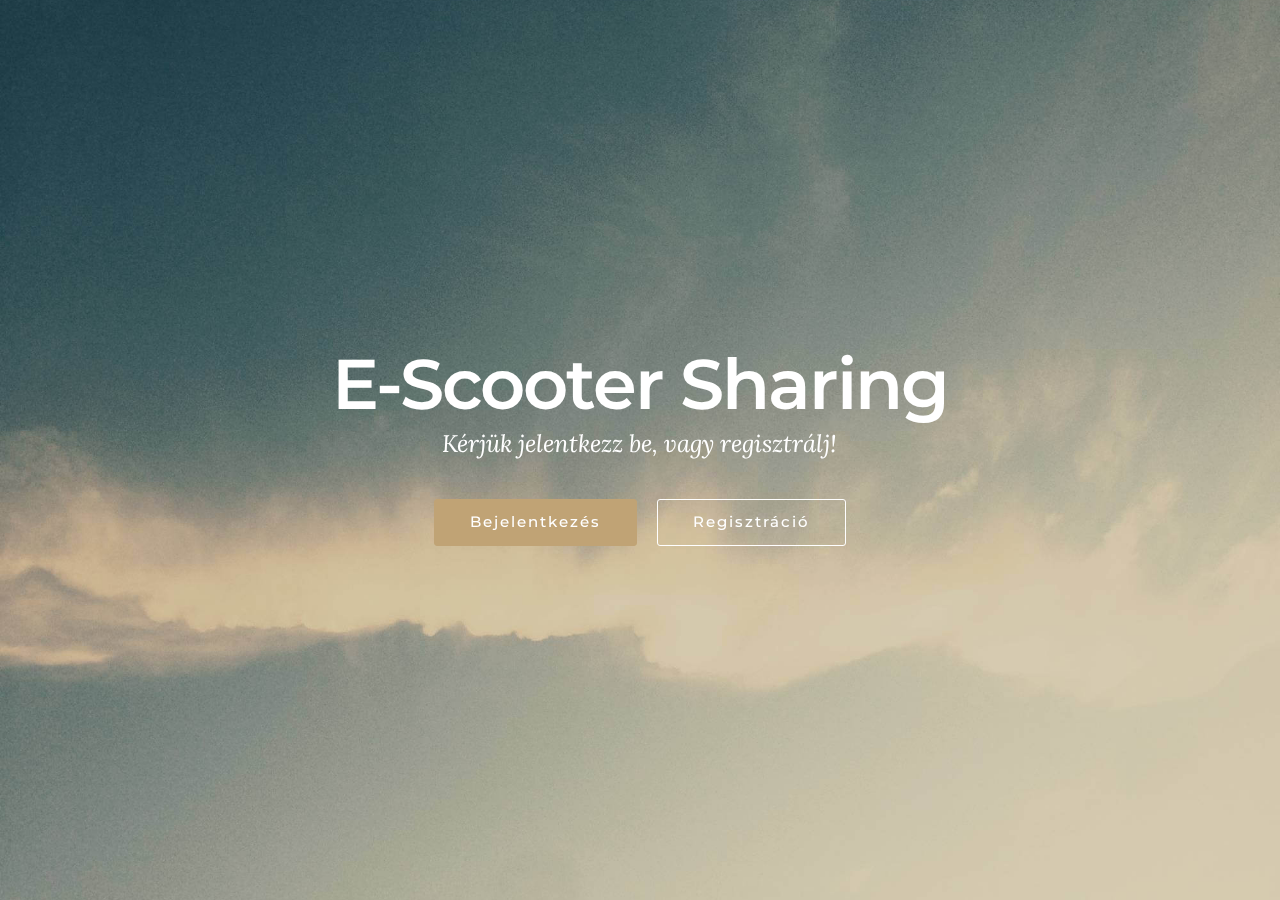
<file: index.html>
<!DOCTYPE html>
<html >
<head>
  <!-- Site made with Mobirise Website Builder v4.8.1, https://mobirise.com -->
  <meta charset="UTF-8">
  <meta http-equiv="X-UA-Compatible" content="IE=edge">
  <meta name="generator" content="Mobirise v4.8.1, mobirise.com">
  <meta name="viewport" content="width=device-width, initial-scale=1, minimum-scale=1">
  <link rel="shortcut icon" href="assets/images/logo.png" type="image/x-icon">
  <meta name="description" content="Basic homepage">
  <title>Home</title>
  <link rel="stylesheet" href="https://fonts.googleapis.com/css?family=Montserrat:400,700">
  <link rel="stylesheet" href="https://fonts.googleapis.com/css?family=Raleway:100,100i,200,200i,300,300i,400,400i,500,500i,600,600i,700,700i,800,800i,900,900i">
  <link rel="stylesheet" href="https://fonts.googleapis.com/css?family=Lora:400,700,400italic,700italic&subset=latin">
  <link rel="stylesheet" href="assets/tether/tether.min.css">
  <link rel="stylesheet" href="assets/bootstrap/css/bootstrap.min.css">
  <link rel="stylesheet" href="assets/animate.css/animate.min.css">
  <link rel="stylesheet" href="assets/theme/css/style.css">
  <link rel="stylesheet" href="assets/mobirise/css/mbr-additional.css" type="text/css">
  
  
  
</head>
<body>
  <section class="mbr-section mbr-section-hero mbr-section-full mbr-parallax-background" id="header1-3" data-rv-view="0" style="background-image: url(assets/images/jumbotron.jpg);">

    

    <div class="mbr-table-cell">

        <div class="container">
            <div class="row">
                <div class="mbr-section col-md-10 col-md-offset-1 text-xs-center">

                    <h1 class="mbr-section-title display-1">E-Scooter Sharing</h1>
                    <p class="mbr-section-lead lead">Kérjük jelentkezz be, vagy regisztrálj!</p>
                    <div class="mbr-section-btn"><a class="btn btn-lg btn-primary" href="login.html">Bejelentkezés</a> <a class="btn btn-lg btn-white btn-white-outline" href="register.html">Regisztráció</a> </div>
                </div>
            </div>
        </div>
    </div>

    

</section>


  <section class="engine"><a href="https://mobiri.se/j">website templates</a></section><script src="assets/web/assets/jquery/jquery.min.js"></script>
  <script src="assets/tether/tether.min.js"></script>
  <script src="assets/bootstrap/js/bootstrap.min.js"></script>
  <script src="assets/smooth-scroll/smooth-scroll.js"></script>
  <script src="assets/jarallax/jarallax.js"></script>
  <script src="assets/viewport-checker/jquery.viewportchecker.js"></script>
  <script src="assets/theme/js/script.js"></script>
  
  
  <input name="animation" type="hidden">
  </body>
</html>
</file>
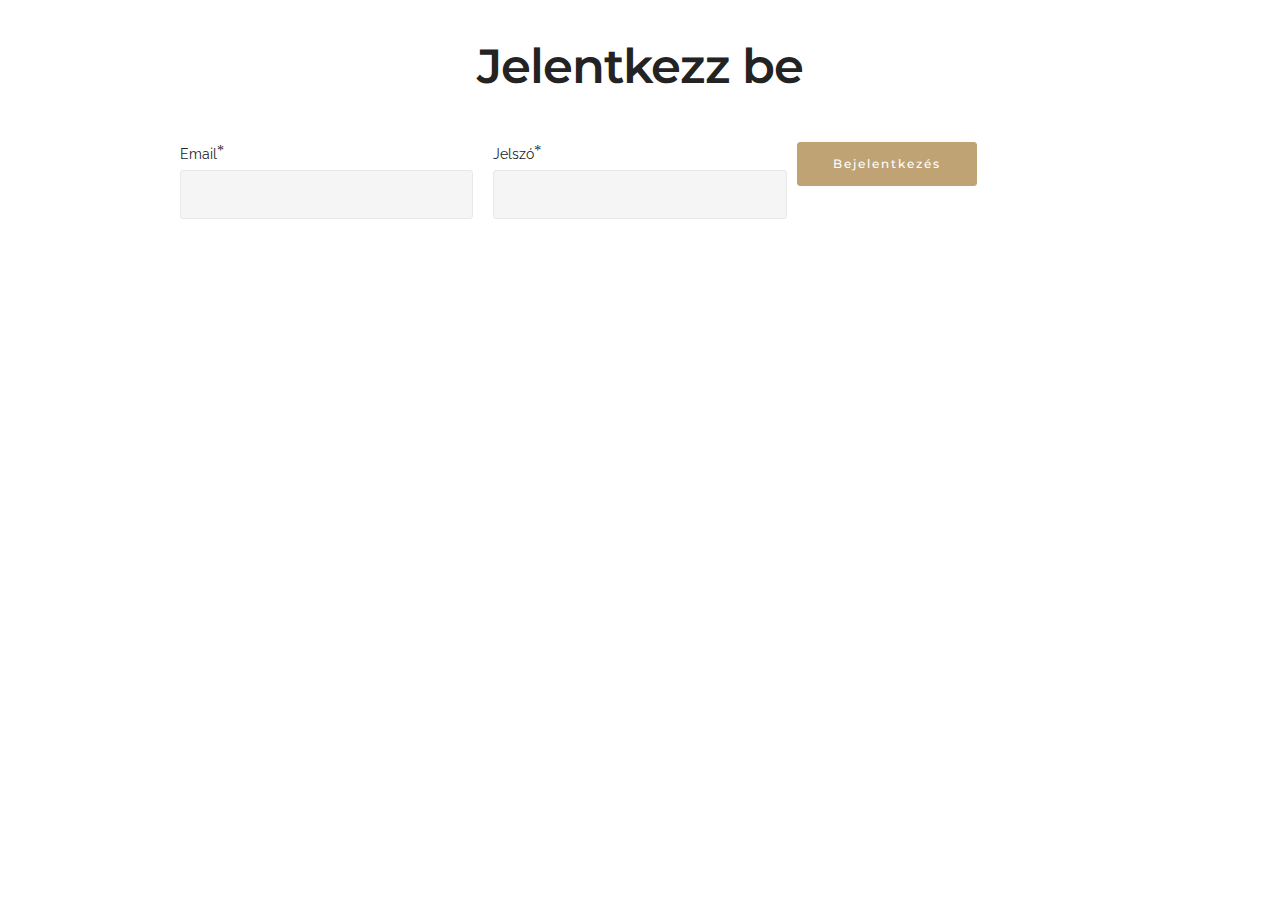
<file: login.html>
<!DOCTYPE html>
<html >
<head>
  <!-- Site made with Mobirise Website Builder v4.8.1, https://mobirise.com -->
  <meta charset="UTF-8">
  <meta http-equiv="X-UA-Compatible" content="IE=edge">
  <meta name="generator" content="Mobirise v4.8.1, mobirise.com">
  <meta name="viewport" content="width=device-width, initial-scale=1, minimum-scale=1">
  <link rel="shortcut icon" href="assets/images/logo.png" type="image/x-icon">
  <meta name="description" content="Web Site Generator Description">
  <title>Login</title>
  <link rel="stylesheet" href="https://fonts.googleapis.com/css?family=Montserrat:400,700">
  <link rel="stylesheet" href="https://fonts.googleapis.com/css?family=Raleway:100,100i,200,200i,300,300i,400,400i,500,500i,600,600i,700,700i,800,800i,900,900i">
  <link rel="stylesheet" href="https://fonts.googleapis.com/css?family=Lora:400,700,400italic,700italic&subset=latin">
  <link rel="stylesheet" href="assets/tether/tether.min.css">
  <link rel="stylesheet" href="assets/bootstrap/css/bootstrap.min.css">
  <link rel="stylesheet" href="assets/animate.css/animate.min.css">
  <link rel="stylesheet" href="assets/theme/css/style.css">
  <link rel="stylesheet" href="assets/mobirise/css/mbr-additional.css" type="text/css">
  
  
  
</head>
<body>
  <section class="mbr-section form1" id="form1-5" data-rv-view="45" style="background-color: rgb(255, 255, 255); padding-top: 40px; padding-bottom: 40px;">
    
    <div class="mbr-section mbr-section__container mbr-section__container--middle">
        <div class="container">
            <div class="row">
                <div class="col-xs-12 text-xs-center">
                    <h3 class="mbr-section-title display-2">Jelentkezz be</h3>
                    <small class="mbr-section-subtitle"></small>
                </div>
            </div>
        </div>
    </div>
    <div class="mbr-section mbr-section-nopadding">
        <div class="container">
            <div class="row">
                <div class="col-xs-12 col-lg-10 col-lg-offset-1" data-form-type="formoid">

                    <form action="menu.html">


                        <div class="row row-sm-offset">

                            <div class="col-xs-12 col-md-4">
                                <div class="form-group">
                                    <label class="form-control-label" for="form1-5-name">Email<span class="form-asterisk">*</span></label>
                                    <input type="text" class="form-control" name="name" data-form-field="Name" id="form1-5-name">
                                </div>
                            </div>

                            <div class="col-xs-12 col-md-4">
                                <div class="form-group">
                                    <label class="form-control-label" for="form1-5-email">Jelszó<span class="form-asterisk">*</span></label>
                                    <input type="password" class="form-control" name="password" data-form-field="Email" id="form1-5-email">
                                </div>
                            </div>

                        <div><button type="button" class="btn btn-primary" onclick="window.location.href='menu.html'">Bejelentkezés</button></div>

                    </form>
                </div>
            </div>
        </div>
    </div>
</section>


  <section class="engine"><a href="https://mobiri.se/r">bootstrap templates</a></section>
  <script src="assets/web/assets/jquery/jquery.min.js"></script>
  <script src="assets/tether/tether.min.js"></script>
  <script src="assets/bootstrap/js/bootstrap.min.js"></script>
  <script src="assets/smooth-scroll/smooth-scroll.js"></script>
  <script src="assets/viewport-checker/jquery.viewportchecker.js"></script>
  <script src="assets/theme/js/script.js"></script>
  <script src="assets/formoid/formoid.min.js"></script>
  
  
  <input name="animation" type="hidden">
  </body>
</html>
</file>
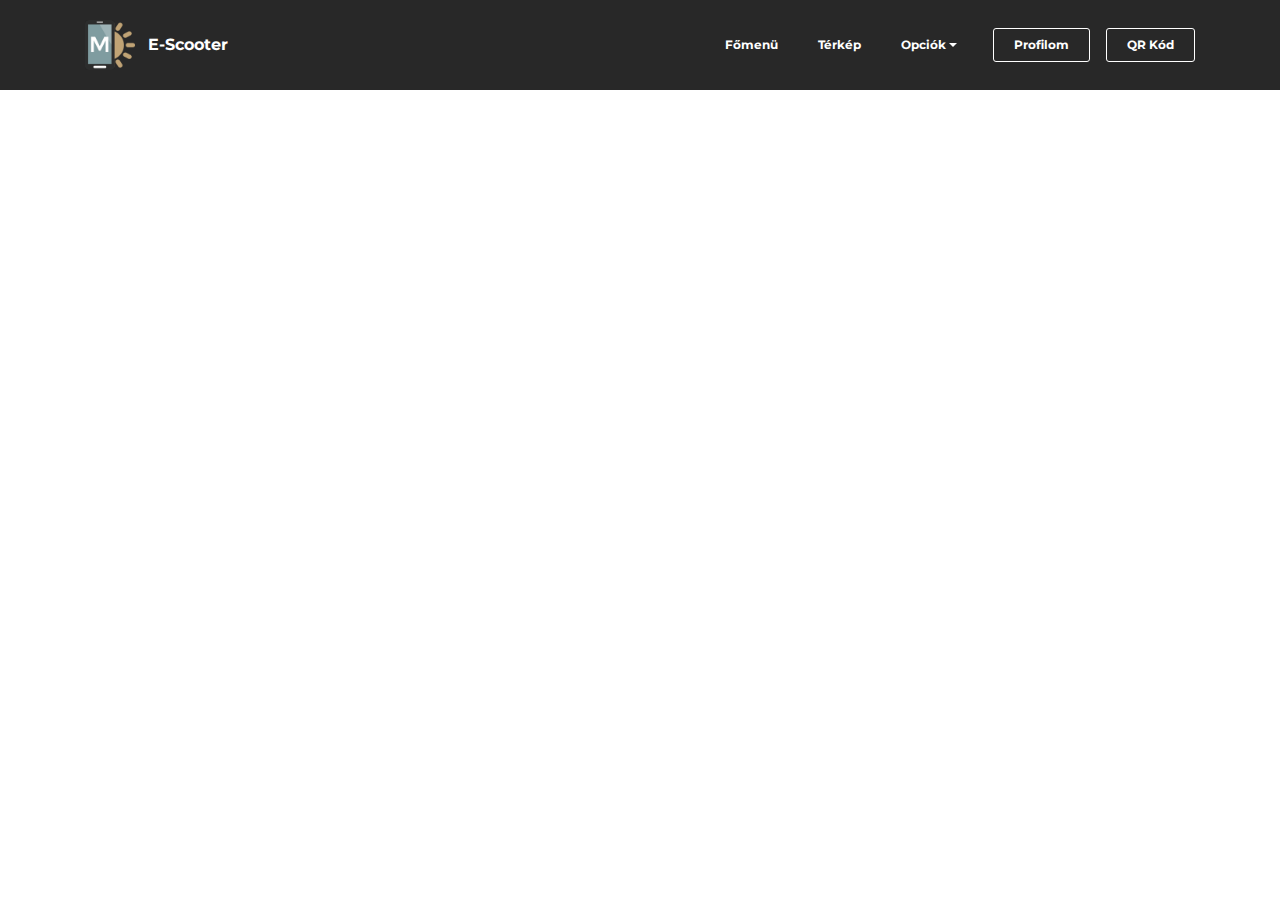
<file: map.html>
<!DOCTYPE html>
<html >
<head>
  <!-- Site made with Mobirise Website Builder v4.8.1, https://mobirise.com -->
  <meta charset="UTF-8">
  <meta http-equiv="X-UA-Compatible" content="IE=edge">
  <meta name="generator" content="Mobirise v4.8.1, mobirise.com">
  <meta name="viewport" content="width=device-width, initial-scale=1, minimum-scale=1">
  <link rel="shortcut icon" href="assets/images/logo.png" type="image/x-icon">
  <meta name="description" content="A map where the stations can be seen">
  <title>Map</title>
  <link rel="stylesheet" href="https://fonts.googleapis.com/css?family=Montserrat:400,700">
  <link rel="stylesheet" href="https://fonts.googleapis.com/css?family=Raleway:100,100i,200,200i,300,300i,400,400i,500,500i,600,600i,700,700i,800,800i,900,900i">
  <link rel="stylesheet" href="https://fonts.googleapis.com/css?family=Lora:400,700,400italic,700italic&subset=latin">
  <link rel="stylesheet" href="assets/tether/tether.min.css">
  <link rel="stylesheet" href="assets/bootstrap/css/bootstrap.min.css">
  <link rel="stylesheet" href="assets/dropdown/css/style.css">
  <link rel="stylesheet" href="assets/animate.css/animate.min.css">
  <link rel="stylesheet" href="assets/theme/css/style.css">
  <link rel="stylesheet" href="assets/mobirise/css/mbr-additional.css" type="text/css">
  
  
  
</head>
<body>
  <section id="menu-c" data-rv-view="26">

    <nav class="navbar navbar-dropdown navbar-fixed-top">
        <div class="container">

            <div class="mbr-table">
                <div class="mbr-table-cell">

                    <div class="navbar-brand">
                        <a href="https://mobirise.com" class="navbar-logo"><img src="assets/images/logo22.png" alt="Mobirise"></a>
                        <a class="navbar-caption" href="menu.html">E-Scooter</a>
                    </div>

                </div>
                <div class="mbr-table-cell">

                    <button class="navbar-toggler pull-xs-right hidden-md-up" type="button" data-toggle="collapse" data-target="#exCollapsingNavbar">
                        <div class="hamburger-icon"></div>
                    </button>

                    <ul class="nav-dropdown collapse pull-xs-right nav navbar-nav navbar-toggleable-sm" id="exCollapsingNavbar"><li class="nav-item"><a class="nav-link link" href="menu.html">Főmenü</a></li><li class="nav-item"><a class="nav-link link" href="map.html">Térkép</a></li><li class="nav-item dropdown"><a class="nav-link link dropdown-toggle" data-toggle="dropdown-submenu" href="https://mobirise.com/" aria-expanded="false">Opciók</a><div class="dropdown-menu"><a class="dropdown-item" href="tickets.html">Jegyvásárlás</a><a class="dropdown-item" href="passes.html">Bérlet vásárlás</a><div class="dropdown"><a class="dropdown-item dropdown-toggle" data-toggle="dropdown-submenu" href="https://mobirise.com/" aria-expanded="false">Statisztika</a><div class="dropdown-menu dropdown-submenu"><a class="dropdown-item" href="statistics.html">Sebesség</a><a class="dropdown-item" href="statistics.html">Megtett távolság</a><a class="dropdown-item" href="statistics.html">Összes használat</a></div></div><a class="dropdown-item" href="usage.html">Hogyan használjam?</a></div></li><li class="nav-item nav-btn"><a class="nav-link btn btn-white btn-white-outline" href="profile.html">Profilom</a></li><li class="nav-item nav-btn"><a class="nav-link btn btn-white btn-white-outline" href="profile.html">QR Kód<br></a></li></ul>
                    <button hidden="" class="navbar-toggler navbar-close" type="button" data-toggle="collapse" data-target="#exCollapsingNavbar">
                        <div class="close-icon"></div>
                    </button>

                </div>
            </div>

        </div>
    </nav>

</section>

<section class="engine"><a href="https://mobiri.se/e">how to make your own site for free</a></section><section class="mbr-section mbr-section__container mbr-after-navbar" id="buttons1-i" data-rv-view="37" style="background-color: rgb(255, 255, 255); padding-top: 20px; padding-bottom: 20px;">

    <div class="container">
        <div class="row">
            <div class="col-xs-12">
                <div class="text-xs-center"><a class="btn btn-primary" href="https://mobirise.com/mobirise-free-win.zip">DOWNLOAD FOR WIN</a> </div>
            </div>
        </div>
    </div>

</section>

<section class="mbr-section mbr-section__container" id="map2-l" data-rv-view="43" style="background-color: rgb(255, 255, 255); padding-top: 0px; padding-bottom: 0px;">
    <div class="container">
        <div class="row">
            <div class="col-xs-12">
                <div class="mbr-map"><iframe frameborder="0" style="border:0" src="https://www.google.com/maps/embed/v1/place?key=AIzaSyA0Dx_boXQiwvdz8sJHoYeZNVTdoWONYkU&amp;q=place_id:ChIJPaPURhDcQUcRbg-P_7giITQ" allowfullscreen=""></iframe></div>
            </div>
        </div>
    </div>
</section>


  <script src="assets/web/assets/jquery/jquery.min.js"></script>
  <script src="assets/tether/tether.min.js"></script>
  <script src="assets/bootstrap/js/bootstrap.min.js"></script>
  <script src="assets/viewport-checker/jquery.viewportchecker.js"></script>
  <script src="assets/smooth-scroll/smooth-scroll.js"></script>
  <script src="assets/dropdown/js/script.min.js"></script>
  <script src="assets/touch-swipe/jquery.touch-swipe.min.js"></script>
  <script src="assets/theme/js/script.js"></script>
  
  
  <input name="animation" type="hidden">
  </body>
</html>
</file>
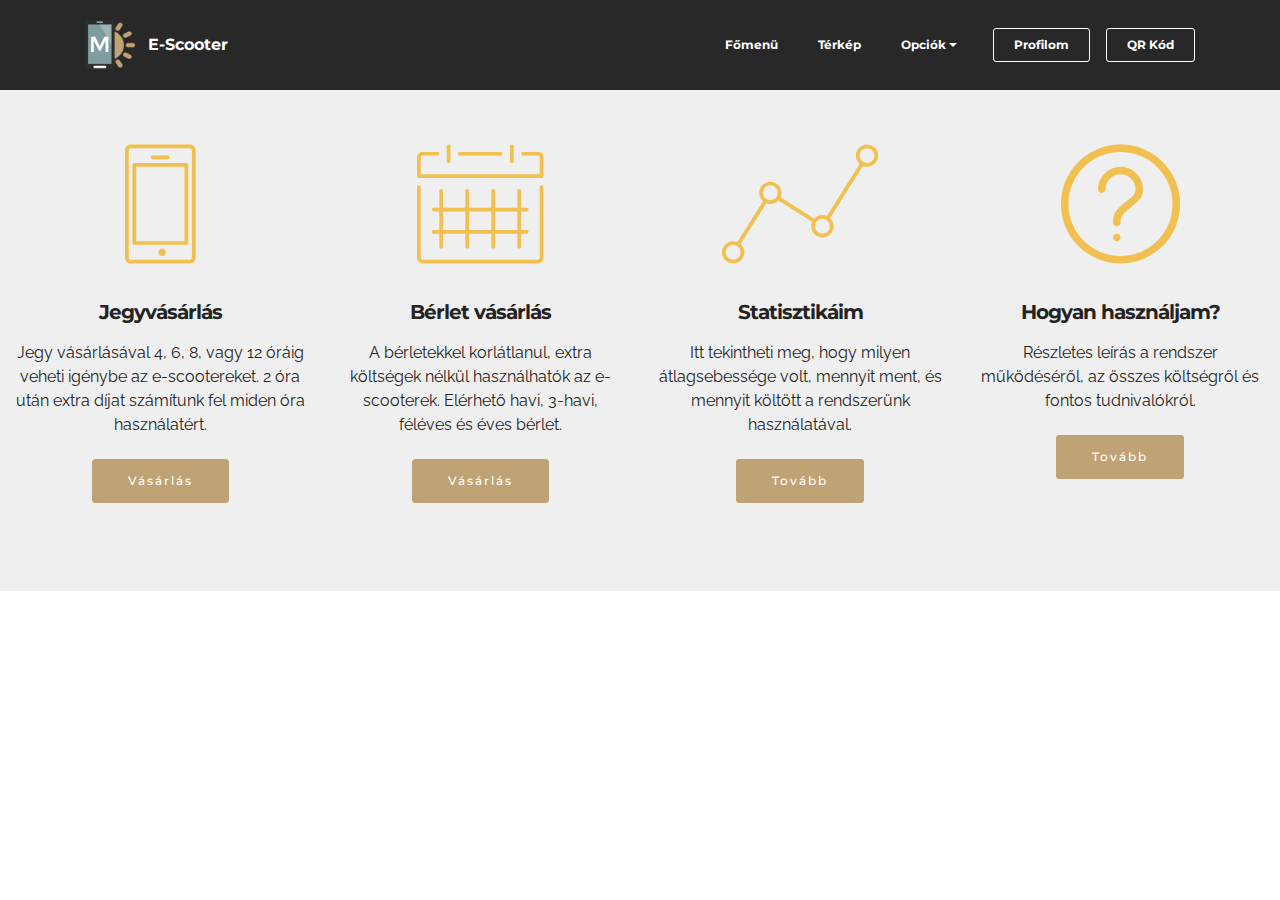
<file: menu.html>
<!DOCTYPE html>
<html >
<head>
  <!-- Site made with Mobirise Website Builder v4.8.1, https://mobirise.com -->
  <meta charset="UTF-8">
  <meta http-equiv="X-UA-Compatible" content="IE=edge">
  <meta name="generator" content="Mobirise v4.8.1, mobirise.com">
  <meta name="viewport" content="width=device-width, initial-scale=1, minimum-scale=1">
  <link rel="shortcut icon" href="assets/images/logo.png" type="image/x-icon">
  <meta name="description" content="Main menu">
  <title>Main Menu</title>
  <link rel="stylesheet" href="assets/et-line-font-plugin/style.css">
  <link rel="stylesheet" href="https://fonts.googleapis.com/css?family=Montserrat:400,700">
  <link rel="stylesheet" href="https://fonts.googleapis.com/css?family=Raleway:100,100i,200,200i,300,300i,400,400i,500,500i,600,600i,700,700i,800,800i,900,900i">
  <link rel="stylesheet" href="assets/web/assets/mobirise-icons-bold/mobirise-icons-bold.css">
  <link rel="stylesheet" href="https://fonts.googleapis.com/css?family=Lora:400,700,400italic,700italic&subset=latin">
  <link rel="stylesheet" href="assets/tether/tether.min.css">
  <link rel="stylesheet" href="assets/bootstrap/css/bootstrap.min.css">
  <link rel="stylesheet" href="assets/dropdown/css/style.css">
  <link rel="stylesheet" href="assets/animate.css/animate.min.css">
  <link rel="stylesheet" href="assets/theme/css/style.css">
  <link rel="stylesheet" href="assets/mobirise/css/mbr-additional.css" type="text/css">
  
  
  
</head>
<body>
  <section id="menu-6" data-rv-view="12">

    <nav class="navbar navbar-dropdown navbar-fixed-top">
        <div class="container">

            <div class="mbr-table">
                <div class="mbr-table-cell">

                    <div class="navbar-brand">
                        <a href="https://mobirise.com" class="navbar-logo"><img src="assets/images/logo22.png" alt="Mobirise"></a>
                        <a class="navbar-caption" href="menu.html">E-Scooter</a>
                    </div>

                </div>
                <div class="mbr-table-cell">

                    <button class="navbar-toggler pull-xs-right hidden-md-up" type="button" data-toggle="collapse" data-target="#exCollapsingNavbar">
                        <div class="hamburger-icon"></div>
                    </button>

                    <ul class="nav-dropdown collapse pull-xs-right nav navbar-nav navbar-toggleable-sm" id="exCollapsingNavbar"><li class="nav-item"><a class="nav-link link" href="menu.html">Főmenü</a></li><li class="nav-item"><a class="nav-link link" href="map.html">Térkép</a></li><li class="nav-item dropdown"><a class="nav-link link dropdown-toggle" data-toggle="dropdown-submenu" href="https://mobirise.com/" aria-expanded="false">Opciók</a><div class="dropdown-menu"><a class="dropdown-item" href="tickets.html">Jegyvásárlás</a><a class="dropdown-item" href="passes.html">Bérlet vásárlás</a><div class="dropdown"><a class="dropdown-item dropdown-toggle" data-toggle="dropdown-submenu" href="https://mobirise.com/" aria-expanded="false">Statisztika</a><div class="dropdown-menu dropdown-submenu"><a class="dropdown-item" href="statistics.html">Sebesség</a><a class="dropdown-item" href="statistics.html">Megtett távolság</a><a class="dropdown-item" href="statistics.html">Összes használat</a></div></div><a class="dropdown-item" href="usage.html">Hogyan használjam?</a></div></li><li class="nav-item nav-btn"><a class="nav-link btn btn-white btn-white-outline" href="profile.html">Profilom</a></li><li class="nav-item nav-btn"><a class="nav-link btn btn-white btn-white-outline" href="profile.html">QR Kód<br></a></li></ul>
                    <button hidden="" class="navbar-toggler navbar-close" type="button" data-toggle="collapse" data-target="#exCollapsingNavbar">
                        <div class="close-icon"></div>
                    </button>

                </div>
            </div>

        </div>
    </nav>

</section>

<section class="engine"><a href="https://mobiri.se/y">free html site templates</a></section><section class="mbr-cards mbr-section mbr-section-nopadding mbr-after-navbar" id="features6-7" data-rv-view="14" style="background-color: rgb(239, 239, 239);">

    

    <div class="mbr-cards-row row">
        <div class="mbr-cards-col col-xs-12 col-lg-3" style="padding-top: 120px; padding-bottom: 80px;">
            <div class="container">
              <div class="card cart-block">
                  <div class="card-img"><a href="https://mobirise.com" class="etl-icon icon-phone mbr-iconfont mbr-iconfont-features3"></a></div>
                  <div class="card-block">
                    <h4 class="card-title">Jegyvásárlás</h4>
                    
                    <p class="card-text">Jegy vásárlásával 4, 6, 8, vagy 12 óráig veheti igénybe az e-scootereket. 2 óra után extra díjat számítunk fel miden óra használatért.</p>
                    <div class="card-btn"><a href="tickets.html" class="btn btn-primary">Vásárlás</a></div>
                    </div>
                </div>
            </div>
        </div>
        <div class="mbr-cards-col col-xs-12 col-lg-3" style="padding-top: 120px; padding-bottom: 80px;">
            <div class="container">
                <div class="card cart-block">
                    <div class="card-img"><a href="https://mobirise.com" class="etl-icon icon-calendar mbr-iconfont mbr-iconfont-features3"></a></div>
                    <div class="card-block">
                        <h4 class="card-title">Bérlet vásárlás</h4>
                        
                        <p class="card-text">A bérletekkel korlátlanul, extra költségek nélkül használhatók az e-scooterek. Elérhető havi, 3-havi, féléves és éves bérlet.</p>
                        <div class="card-btn"><a href="passes.html" class="btn btn-primary">Vásárlás</a></div>
                    </div>
                </div>
            </div>
        </div>
        <div class="mbr-cards-col col-xs-12 col-lg-3" style="padding-top: 120px; padding-bottom: 80px;">
            <div class="container">
                <div class="card cart-block">
                    <div class="card-img"><a href="https://mobirise.com" class="etl-icon icon-linegraph mbr-iconfont mbr-iconfont-features3"></a></div>
                    <div class="card-block">
                        <h4 class="card-title">Statisztikáim</h4>
                        
                        <p class="card-text">Itt tekintheti meg, hogy milyen átlagsebessége volt, mennyit ment, és mennyit költött a rendszerünk használatával.</p>
                        <div class="card-btn"><a href="statistics.html" class="btn btn-primary">Tovább</a></div>
                    </div>
                </div>
            </div>
        </div>
        <div class="mbr-cards-col col-xs-12 col-lg-3" style="padding-top: 120px; padding-bottom: 80px;">
            <div class="container">
                <div class="card cart-block">
                    <div class="card-img"><a href="https://mobirise.com" class="mbrib-question mbr-iconfont mbr-iconfont-features3"></a></div>
                    <div class="card-block">
                        <h4 class="card-title">Hogyan használjam?</h4>
                        
                        <p class="card-text">Részletes leírás a rendszer működéséről, az összes költségről és fontos tudnivalókról.</p>
                        <div class="card-btn"><a href="usage.html" class="btn btn-primary">Tovább</a></div>
                    </div>
                </div>
            </div>
        </div>
        
        
    </div>
</section>


  <script src="assets/web/assets/jquery/jquery.min.js"></script>
  <script src="assets/tether/tether.min.js"></script>
  <script src="assets/bootstrap/js/bootstrap.min.js"></script>
  <script src="assets/dropdown/js/script.min.js"></script>
  <script src="assets/touch-swipe/jquery.touch-swipe.min.js"></script>
  <script src="assets/viewport-checker/jquery.viewportchecker.js"></script>
  <script src="assets/smooth-scroll/smooth-scroll.js"></script>
  <script src="assets/theme/js/script.js"></script>
  
  
  <input name="animation" type="hidden">
  </body>
</html>
</file>
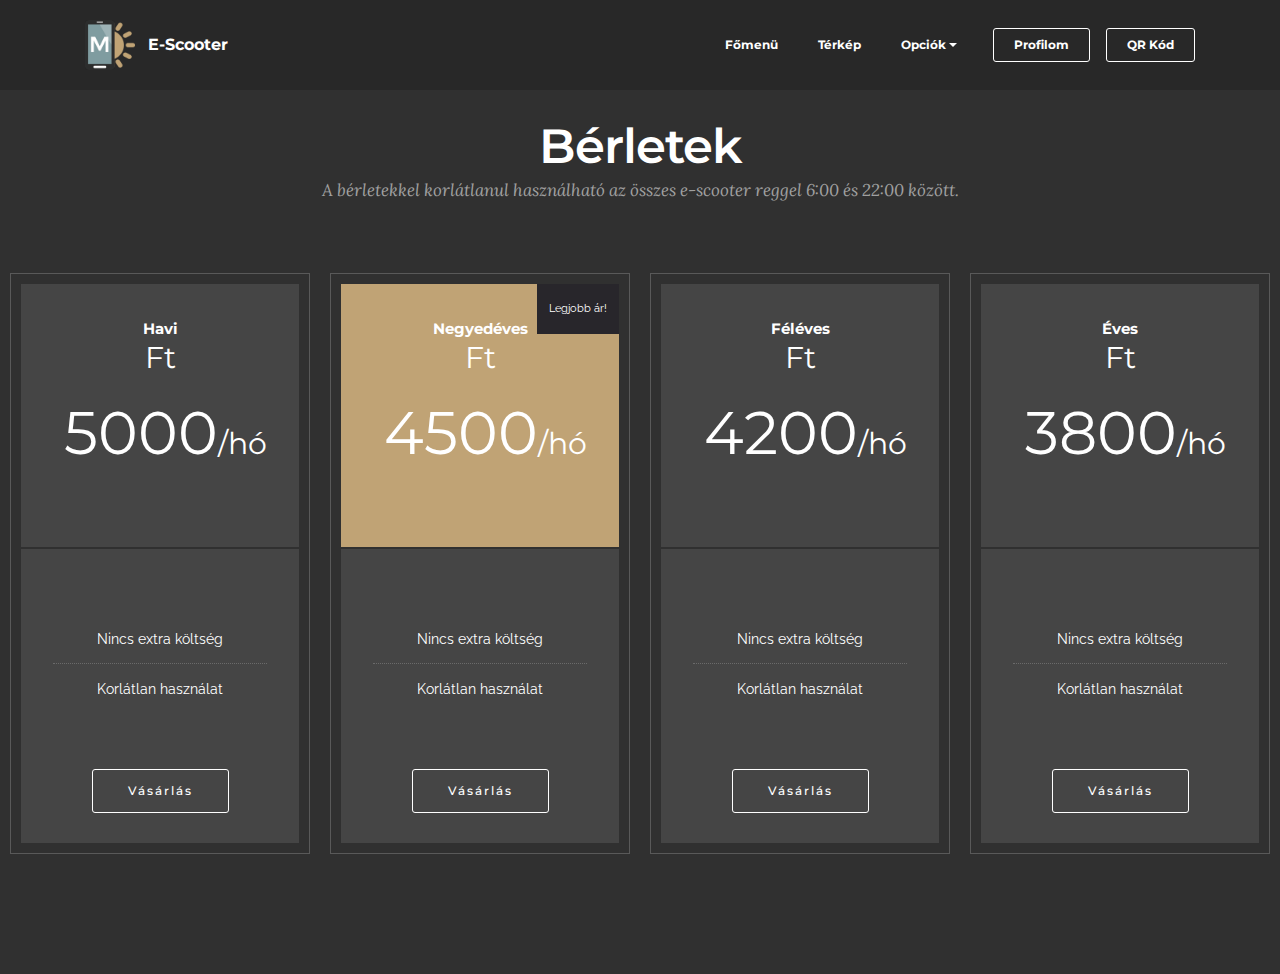
<file: passes.html>
<!DOCTYPE html>
<html >
<head>
  <!-- Site made with Mobirise Website Builder v4.8.1, https://mobirise.com -->
  <meta charset="UTF-8">
  <meta http-equiv="X-UA-Compatible" content="IE=edge">
  <meta name="generator" content="Mobirise v4.8.1, mobirise.com">
  <meta name="viewport" content="width=device-width, initial-scale=1, minimum-scale=1">
  <link rel="shortcut icon" href="assets/images/logo.png" type="image/x-icon">
  <meta name="description" content="Pass purchase">
  <title>Passes</title>
  <link rel="stylesheet" href="https://fonts.googleapis.com/css?family=Montserrat:400,700">
  <link rel="stylesheet" href="https://fonts.googleapis.com/css?family=Raleway:100,100i,200,200i,300,300i,400,400i,500,500i,600,600i,700,700i,800,800i,900,900i">
  <link rel="stylesheet" href="https://fonts.googleapis.com/css?family=Lora:400,700,400italic,700italic&subset=latin">
  <link rel="stylesheet" href="assets/tether/tether.min.css">
  <link rel="stylesheet" href="assets/bootstrap/css/bootstrap.min.css">
  <link rel="stylesheet" href="assets/dropdown/css/style.css">
  <link rel="stylesheet" href="assets/animate.css/animate.min.css">
  <link rel="stylesheet" href="assets/theme/css/style.css">
  <link rel="stylesheet" href="assets/mobirise/css/mbr-additional.css" type="text/css">
  
  
  
</head>
<body>
  <section id="menu-a" data-rv-view="21">

    <nav class="navbar navbar-dropdown navbar-fixed-top">
        <div class="container">

            <div class="mbr-table">
                <div class="mbr-table-cell">

                    <div class="navbar-brand">
                        <a href="https://mobirise.com" class="navbar-logo"><img src="assets/images/logo22.png" alt="Mobirise"></a>
                        <a class="navbar-caption" href="menu.html">E-Scooter</a>
                    </div>

                </div>
                <div class="mbr-table-cell">

                    <button class="navbar-toggler pull-xs-right hidden-md-up" type="button" data-toggle="collapse" data-target="#exCollapsingNavbar">
                        <div class="hamburger-icon"></div>
                    </button>

                    <ul class="nav-dropdown collapse pull-xs-right nav navbar-nav navbar-toggleable-sm" id="exCollapsingNavbar"><li class="nav-item"><a class="nav-link link" href="menu.html">Főmenü</a></li><li class="nav-item"><a class="nav-link link" href="map.html">Térkép</a></li><li class="nav-item dropdown"><a class="nav-link link dropdown-toggle" data-toggle="dropdown-submenu" href="https://mobirise.com/" aria-expanded="false">Opciók</a><div class="dropdown-menu"><a class="dropdown-item" href="tickets.html">Jegyvásárlás</a><a class="dropdown-item" href="passes.html">Bérlet vásárlás</a><div class="dropdown"><a class="dropdown-item dropdown-toggle" data-toggle="dropdown-submenu" href="https://mobirise.com/" aria-expanded="false">Statisztika</a><div class="dropdown-menu dropdown-submenu"><a class="dropdown-item" href="statistics.html">Sebesség</a><a class="dropdown-item" href="statistics.html">Megtett távolság</a><a class="dropdown-item" href="statistics.html">Összes használat</a></div></div><a class="dropdown-item" href="usage.html">Hogyan használjam?</a></div></li><li class="nav-item nav-btn"><a class="nav-link btn btn-white btn-white-outline" href="profile.html">Profilom</a></li><li class="nav-item nav-btn"><a class="nav-link btn btn-white btn-white-outline" href="profile.html">QR Kód<br></a></li></ul>
                    <button hidden="" class="navbar-toggler navbar-close" type="button" data-toggle="collapse" data-target="#exCollapsingNavbar">
                        <div class="close-icon"></div>
                    </button>

                </div>
            </div>

        </div>
    </nav>

</section>

<section class="engine"><a href="https://mobiri.se/b">create your own site for free</a></section><section class="mbr-section mbr-after-navbar" id="pricing-table1-b" data-rv-view="23" style="background-color: rgb(48, 48, 48); padding-top: 120px; padding-bottom: 120px;">

    

    <div class="mbr-section mbr-section__container mbr-section__container--middle">
      <div class="container">
          <div class="row">
              <div class="col-xs-12 text-xs-center">
                  <h3 class="mbr-section-title display-2">Bérletek</h3>
                  <small class="mbr-section-subtitle">A bérletekkel korlátlanul használható az összes e-scooter reggel 6:00 és 22:00 között.</small>
              </div>
          </div>
      </div>
    </div>

    <div class="mbr-section mbr-section-nopadding mbr-price-table">
      <div class="row">
            <div class="col-xs-12  col-md-6 col-xl-3">
                <div class="mbr-plan card text-xs-center">
                    <div class="mbr-plan-header card-block">
                      
                      <div class="card-title">
                        <h3 class="mbr-plan-title">Havi</h3>
                        <small class="mbr-plan-subtitle"></small>
                      </div>
                      <div class="card-text">
                          <div class="mbr-price">
                            <span class="mbr-price-value">Ft</span>
                            <span class="mbr-price-figure">5000</span><small class="mbr-price-term">/hó</small>
                          </div>
                          <small class="mbr-plan-price-desc"></small>
                      </div>
                    </div>
                    <div class="mbr-plan-body card-block">
                      <div class="mbr-plan-list"><ul class="list-group list-group-flush"><li class="list-group-item">Nincs extra költség
</li><li class="list-group-item">Korlátlan használat</li></ul></div>
                      <div class="mbr-plan-btn"><a href="https://mobirise.com" class="btn btn-white btn-white-outline">Vásárlás</a></div>
                    </div>
                </div>
            </div>
            <div class="col-xs-12  col-md-6 col-xl-3">
                <div class="mbr-plan card text-xs-center">
                    <div class="mbr-plan-header card-block bg-primary">
                      <div class="mbr-plan-label">Legjobb ár!</div>
                      <div class="card-title">
                        <h3 class="mbr-plan-title">Negyedéves</h3>
                        <small class="mbr-plan-subtitle"></small>
                      </div>
                      <div class="card-text">
                          <div class="mbr-price">
                            <span class="mbr-price-value">Ft</span>
                            <span class="mbr-price-figure">4500</span><small class="mbr-price-term">/hó</small>
                          </div>
                          <small class="mbr-plan-price-desc"></small>
                      </div>
                    </div>
                    <div class="mbr-plan-body card-block">
                      <div class="mbr-plan-list"><ul class="list-group list-group-flush"><li class="list-group-item">Nincs extra költség</li><li class="list-group-item">Korlátlan használat</li></ul></div>
                      <div class="mbr-plan-btn"><a href="https://mobirise.com" class="btn btn-white btn-white-outline">Vásárlás</a></div>
                    </div>
                </div>
            </div>
            <div class="col-xs-12  col-md-6 col-xl-3">
                <div class="mbr-plan card text-xs-center">
                    <div class="mbr-plan-header card-block">
                      
                      <div class="card-title">
                        <h3 class="mbr-plan-title">Féléves</h3>
                        <small class="mbr-plan-subtitle"></small>
                      </div>
                      <div class="card-text">
                          <div class="mbr-price">
                            <span class="mbr-price-value">Ft</span>
                            <span class="mbr-price-figure">4200</span><small class="mbr-price-term">/hó</small>
                          </div>
                          <small class="mbr-plan-price-desc"></small>
                      </div>
                    </div>
                    <div class="mbr-plan-body card-block">
                      <div class="mbr-plan-list"><ul class="list-group list-group-flush"><li class="list-group-item">Nincs extra költség
</li><li class="list-group-item">Korlátlan használat</li></ul></div>
                      <div class="mbr-plan-btn"><a href="https://mobirise.com" class="btn btn-white btn-white-outline">Vásárlás</a></div>
                    </div>
                </div>
            </div>
            <div class="col-xs-12  col-md-6 col-xl-3">
                <div class="mbr-plan card text-xs-center">
                    <div class="mbr-plan-header card-block">
                      
                      <div class="card-title">
                        <h3 class="mbr-plan-title">Éves</h3>
                        <small class="mbr-plan-subtitle"></small>
                      </div>
                      <div class="card-text">
                          <div class="mbr-price">
                            <span class="mbr-price-value">Ft</span>
                            <span class="mbr-price-figure">3800</span><small class="mbr-price-term">/hó</small>
                          </div>
                          <small class="mbr-plan-price-desc"></small>
                      </div>
                    </div>
                    <div class="mbr-plan-body card-block">
                      <div class="mbr-plan-list"><ul class="list-group list-group-flush"><li class="list-group-item">Nincs extra költség
</li><li class="list-group-item">Korlátlan használat</li></ul></div>
                      <div class="mbr-plan-btn"><a href="https://mobirise.com" class="btn btn-white btn-white-outline">Vásárlás</a></div>
                    </div>
                </div>
            </div>
          </div>
    </div>

</section>


  <script src="assets/web/assets/jquery/jquery.min.js"></script>
  <script src="assets/tether/tether.min.js"></script>
  <script src="assets/bootstrap/js/bootstrap.min.js"></script>
  <script src="assets/viewport-checker/jquery.viewportchecker.js"></script>
  <script src="assets/smooth-scroll/smooth-scroll.js"></script>
  <script src="assets/dropdown/js/script.min.js"></script>
  <script src="assets/touch-swipe/jquery.touch-swipe.min.js"></script>
  <script src="assets/theme/js/script.js"></script>
  
  
  <input name="animation" type="hidden">
  </body>
</html>
</file>
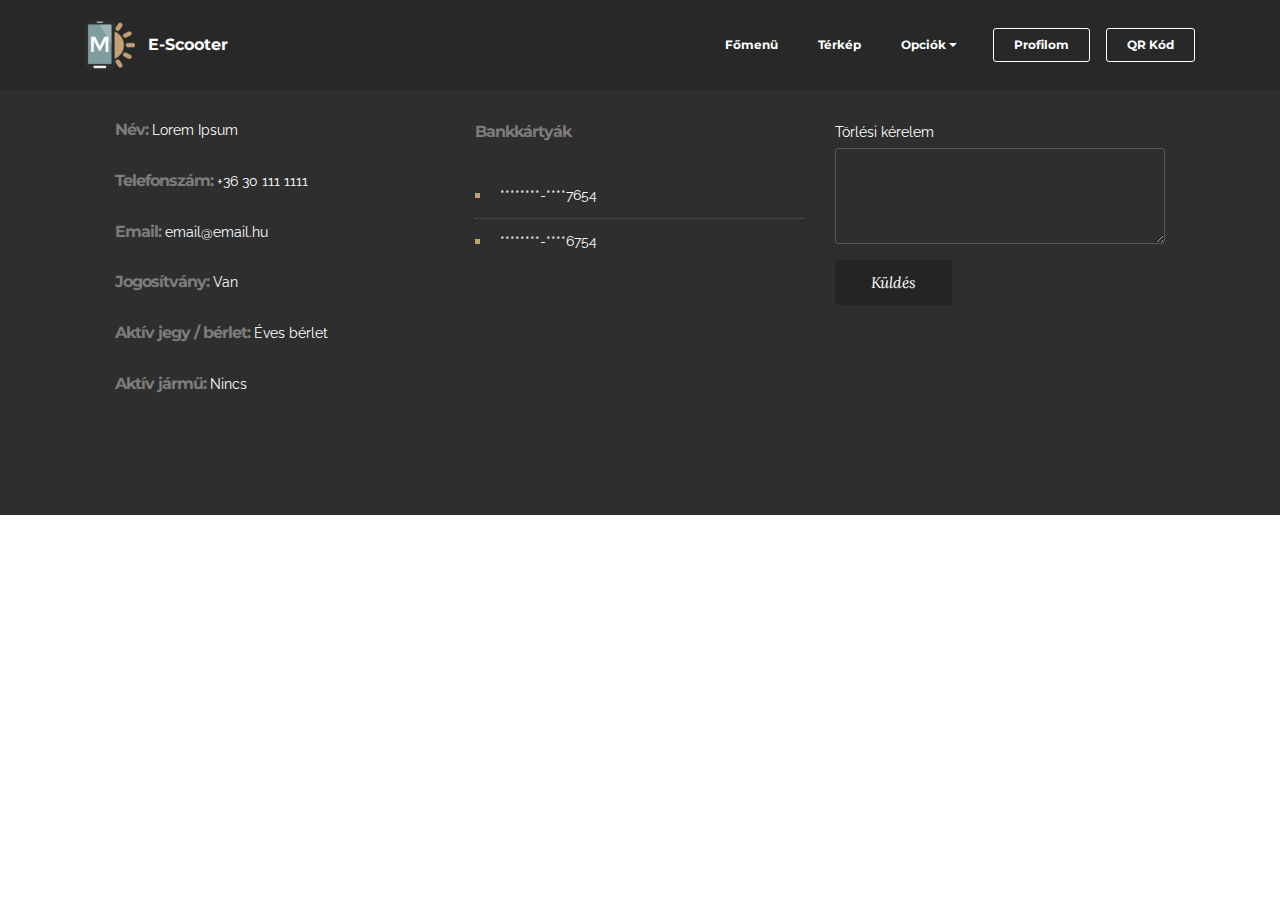
<file: profile.html>
<!DOCTYPE html>
<html >
<head>
  <!-- Site made with Mobirise Website Builder v4.8.1, https://mobirise.com -->
  <meta charset="UTF-8">
  <meta http-equiv="X-UA-Compatible" content="IE=edge">
  <meta name="generator" content="Mobirise v4.8.1, mobirise.com">
  <meta name="viewport" content="width=device-width, initial-scale=1, minimum-scale=1">
  <link rel="shortcut icon" href="assets/images/logo.png" type="image/x-icon">
  <meta name="description" content="Profile page">
  <title>Profile</title>
  <link rel="stylesheet" href="https://fonts.googleapis.com/css?family=Lora:400,700,400italic,700italic&subset=latin">
  <link rel="stylesheet" href="https://fonts.googleapis.com/css?family=Raleway:100,100i,200,200i,300,300i,400,400i,500,500i,600,600i,700,700i,800,800i,900,900i">
  <link rel="stylesheet" href="https://fonts.googleapis.com/css?family=Montserrat:400,700">
  <link rel="stylesheet" href="assets/tether/tether.min.css">
  <link rel="stylesheet" href="assets/bootstrap/css/bootstrap.min.css">
  <link rel="stylesheet" href="assets/dropdown/css/style.css">
  <link rel="stylesheet" href="assets/animate.css/animate.min.css">
  <link rel="stylesheet" href="assets/theme/css/style.css">
  <link rel="stylesheet" href="assets/mobirise/css/mbr-additional.css" type="text/css">
  
  
  
</head>
<body>
  <section id="menu-y" data-rv-view="278">

    <nav class="navbar navbar-dropdown navbar-fixed-top">
        <div class="container">

            <div class="mbr-table">
                <div class="mbr-table-cell">

                    <div class="navbar-brand">
                        <a href="https://mobirise.com" class="navbar-logo"><img src="assets/images/logo22.png" alt="Mobirise"></a>
                        <a class="navbar-caption" href="menu.html">E-Scooter</a>
                    </div>

                </div>
                <div class="mbr-table-cell">

                    <button class="navbar-toggler pull-xs-right hidden-md-up" type="button" data-toggle="collapse" data-target="#exCollapsingNavbar">
                        <div class="hamburger-icon"></div>
                    </button>

                    <ul class="nav-dropdown collapse pull-xs-right nav navbar-nav navbar-toggleable-sm" id="exCollapsingNavbar"><li class="nav-item"><a class="nav-link link" href="menu.html">Főmenü</a></li><li class="nav-item"><a class="nav-link link" href="map.html">Térkép</a></li><li class="nav-item dropdown"><a class="nav-link link dropdown-toggle" data-toggle="dropdown-submenu" href="https://mobirise.com/" aria-expanded="false">Opciók</a><div class="dropdown-menu"><a class="dropdown-item" href="tickets.html">Jegyvásárlás</a><a class="dropdown-item" href="passes.html">Bérlet vásárlás</a><div class="dropdown"><a class="dropdown-item dropdown-toggle" data-toggle="dropdown-submenu" href="https://mobirise.com/" aria-expanded="false">Statisztika</a><div class="dropdown-menu dropdown-submenu"><a class="dropdown-item" href="statistics.html">Sebesség</a><a class="dropdown-item" href="statistics.html">Megtett távolság</a><a class="dropdown-item" href="statistics.html">Összes használat</a></div></div><a class="dropdown-item" href="usage.html">Hogyan használjam?</a></div></li><li class="nav-item nav-btn"><a class="nav-link btn btn-white btn-white-outline" href="profile.html">Profilom</a></li><li class="nav-item nav-btn"><a class="nav-link btn btn-white btn-white-outline" href="profile.html">QR Kód<br></a></li></ul>
                    <button hidden="" class="navbar-toggler navbar-close" type="button" data-toggle="collapse" data-target="#exCollapsingNavbar">
                        <div class="close-icon"></div>
                    </button>

                </div>
            </div>

        </div>
    </nav>

</section>

<section class="engine"><a href="https://mobiri.se/f">easy web creator</a></section><section class="mbr-footer footer4 mbr-section mbr-section-md-padding mbr-after-navbar" id="contacts4-z" data-rv-view="283" style="background-color: rgb(46, 46, 46); padding-top: 120px; padding-bottom: 90px;">
    
    <div class="container">
        <div class="mbr-contacts row">
            <div class="col-sm-8">
                <div class="row">
                    <div class="col-sm-6">

                        <p><strong>Név:&nbsp;</strong>Lorem Ipsum</p>
                        <p><strong>Telefonszám:&nbsp;</strong>+36 30 111 1111</p>
                        <p><strong>Email:&nbsp;</strong>email@email.hu</p>
                        <p><strong>Jogosítvány:&nbsp;</strong>Van</p>
                        <p><strong>Aktív jegy / bérlet:&nbsp;</strong>Éves bérlet</p>
                        <p><strong>Aktív jármű:&nbsp;</strong>Nincs</p>

                    </div>

                    <div class="col-sm-6"><p class="mbr-contacts__text"><font color="#7c7c7c" face="Montserrat, sans-serif"><span style="font-size: 16px; letter-spacing: -1px;"><strong>Bankkártyák</strong></span></font></p><ul class="mbr-contacts__list"><li><a class="text-white" href="https://mobirise.com/mobirise-free-win.zip" style="font-size: 0.875rem; background-color: rgb(46, 46, 46);">********-****7654</a></li><li><a class="text-white" href="https://mobirise.com/mobirise-free-mac.zip">********-****6754</a></li></ul></div>
                </div>
            </div>
            <div class="col-sm-4" data-form-type="formoid">
                <div data-form-alert="true">
                    <div hidden="" data-form-alert-success="true"></div>
                </div>
                <form action="https://mobirise.com/" method="post" data-form-title="MESSAGE">
                    <input type="hidden" value="MeYJ0NVJDSAP2WOTSQv/ic+nLhCmY9DyJCTpvTD8Y1CTA5NSNiImc7Tx5KfrXIOOOQ4GAptJMsMOLaMunwC9cNSAwG6T0u70JLD5PXlY8pRdQk6SkHWIhfYc9pDv9Dsn" data-form-email="true">
                    
                    
                    
                    <div class="form-group">
                        <label class="form-control-label" for="contacts4-z-message">Törlési kérelem</label>
                        <textarea class="form-control input-sm input-inverse" name="message" data-form-field="Message" rows="4" id="contacts4-z-message"></textarea>
                    </div>
                    <div class="mbr-buttons mbr-buttons--right btn-inverse"><button type="submit" class="btn btn-sm btn-black">Küldés</button></div>
                </form>
            </div>
        </div>
    </div>
</section>


  <script src="assets/web/assets/jquery/jquery.min.js"></script>
  <script src="assets/tether/tether.min.js"></script>
  <script src="assets/bootstrap/js/bootstrap.min.js"></script>
  <script src="assets/smooth-scroll/smooth-scroll.js"></script>
  <script src="assets/dropdown/js/script.min.js"></script>
  <script src="assets/touch-swipe/jquery.touch-swipe.min.js"></script>
  <script src="assets/viewport-checker/jquery.viewportchecker.js"></script>
  <script src="assets/theme/js/script.js"></script>
  <script src="assets/formoid/formoid.min.js"></script>
  
  
  <input name="animation" type="hidden">
  </body>
</html>
</file>
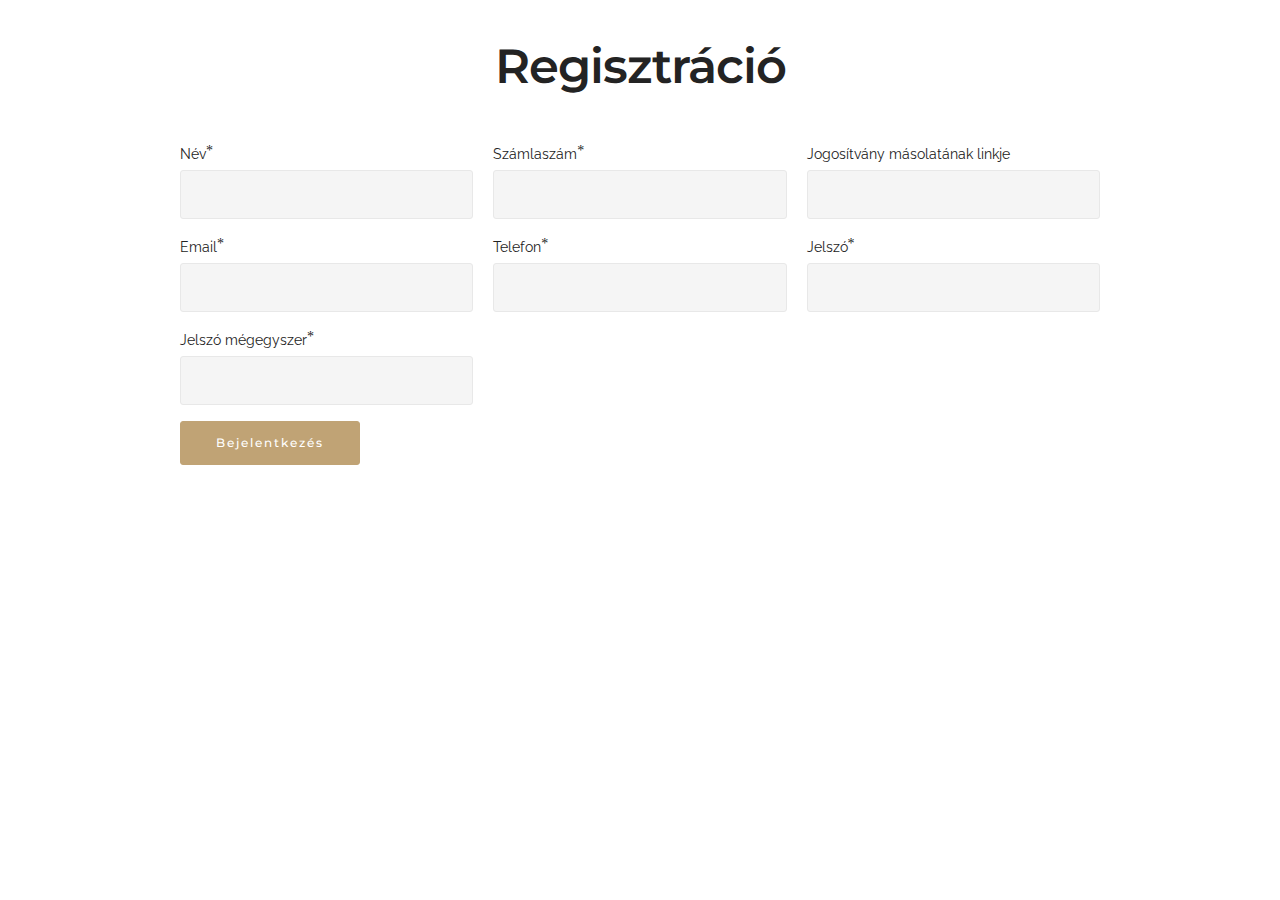
<file: register.html>
<!DOCTYPE html>
<html >
<head>
  <!-- Site made with Mobirise Website Builder v4.8.1, https://mobirise.com -->
  <meta charset="UTF-8">
  <meta http-equiv="X-UA-Compatible" content="IE=edge">
  <meta name="generator" content="Mobirise v4.8.1, mobirise.com">
  <meta name="viewport" content="width=device-width, initial-scale=1, minimum-scale=1">
  <link rel="shortcut icon" href="assets/images/logo.png" type="image/x-icon">
  <meta name="description" content="Web Site Generator Description">
  <title>Login</title>
  <link rel="stylesheet" href="https://fonts.googleapis.com/css?family=Montserrat:400,700">
  <link rel="stylesheet" href="https://fonts.googleapis.com/css?family=Raleway:100,100i,200,200i,300,300i,400,400i,500,500i,600,600i,700,700i,800,800i,900,900i">
  <link rel="stylesheet" href="https://fonts.googleapis.com/css?family=Lora:400,700,400italic,700italic&subset=latin">
  <link rel="stylesheet" href="assets/tether/tether.min.css">
  <link rel="stylesheet" href="assets/bootstrap/css/bootstrap.min.css">
  <link rel="stylesheet" href="assets/animate.css/animate.min.css">
  <link rel="stylesheet" href="assets/theme/css/style.css">
  <link rel="stylesheet" href="assets/mobirise/css/mbr-additional.css" type="text/css">
  
  
  
</head>
<body>
  <section class="mbr-section form1" id="form1-5" data-rv-view="45" style="background-color: rgb(255, 255, 255); padding-top: 40px; padding-bottom: 40px;">
    
    <div class="mbr-section mbr-section__container mbr-section__container--middle">
        <div class="container">
            <div class="row">
                <div class="col-xs-12 text-xs-center">
                    <h3 class="mbr-section-title display-2">Regisztráció</h3>
                    <small class="mbr-section-subtitle"></small>
                </div>
            </div>
        </div>
    </div>
    <div class="mbr-section mbr-section-nopadding">
        <div class="container">
            <div class="row">
                <div class="col-xs-12 col-lg-10 col-lg-offset-1" data-form-type="formoid">


                    <form action="menu.html" method="post" data-form-title="Regisztráció">


                        <div class="row row-sm-offset">

                            <div class="col-xs-12 col-md-4">
                                <div class="form-group">
                                    <label class="form-control-label" for="form1-5-name">Név<span class="form-asterisk">*</span></label>
                                    <input type="text" class="form-control" name="name" required="" data-form-field="Name" id="form1-5-name">
                                </div>
                            </div>
							
							<div class="col-xs-12 col-md-4">
                                <div class="form-group">
                                    <label class="form-control-label" for="form1-5-name">Számlaszám<span class="form-asterisk">*</span></label>
                                    <input type="text" class="form-control" name="name" required="" data-form-field="Name" id="form1-5-name">
                                </div>
                            </div>
							
							<div class="col-xs-12 col-md-4">
                                <div class="form-group">
                                    <label class="form-control-label" for="form1-5-name">Jogosítvány másolatának linkje</label>
                                    <input type="text" class="form-control" name="name" required="" data-form-field="Name" id="form1-5-name">
                                </div>
                            </div>

                            <div class="col-xs-12 col-md-4">
                                <div class="form-group">
                                    <label class="form-control-label" for="form1-5-email">Email<span class="form-asterisk">*</span></label>
                                    <input type="email" class="form-control" name="email" required="" data-form-field="Email" id="form1-5-email">
                                </div>
                            </div>

                            <div class="col-xs-12 col-md-4">
                                <div class="form-group">
                                    <label class="form-control-label" for="form1-5-phone">Telefon<span class="form-asterisk">*</span></label>
                                    <input type="tel" class="form-control" name="phone" data-form-field="Phone" id="form1-5-phone">
                                </div>
                            </div>
							
							<div class="col-xs-12 col-md-4">
                                <div class="form-group">
                                    <label class="form-control-label" for="form1-5-phone">Jelszó<span class="form-asterisk">*</span></label>
                                    <input type="password" class="form-control" name="password" data-form-field="Password" id="form1-5-password1">
                                </div>
                            </div>
							
							<div class="col-xs-12 col-md-4">
                                <div class="form-group">
                                    <label class="form-control-label" for="form1-5-phone">Jelszó mégegyszer<span class="form-asterisk">*</span></label>
                                    <input type="password" class="form-control" name="password" data-form-field="Password" id="form1-5-password2">
                                </div>
                            </div>

                        </div>

                        <div><button type="submit" class="btn btn-primary" onclick="window.location.href='menu.html'">Bejelentkezés</button></div>

                    </form>
                </div>
            </div>
        </div>
    </div>
</section>


  <section class="engine"><a href="https://mobiri.se/r">bootstrap templates</a></section><script src="assets/web/assets/jquery/jquery.min.js"></script>
  <script src="assets/tether/tether.min.js"></script>
  <script src="assets/bootstrap/js/bootstrap.min.js"></script>
  <script src="assets/smooth-scroll/smooth-scroll.js"></script>
  <script src="assets/viewport-checker/jquery.viewportchecker.js"></script>
  <script src="assets/theme/js/script.js"></script>
  <script src="assets/formoid/formoid.min.js"></script>
  
  
  <input name="animation" type="hidden">
  </body>
</html>
</file>
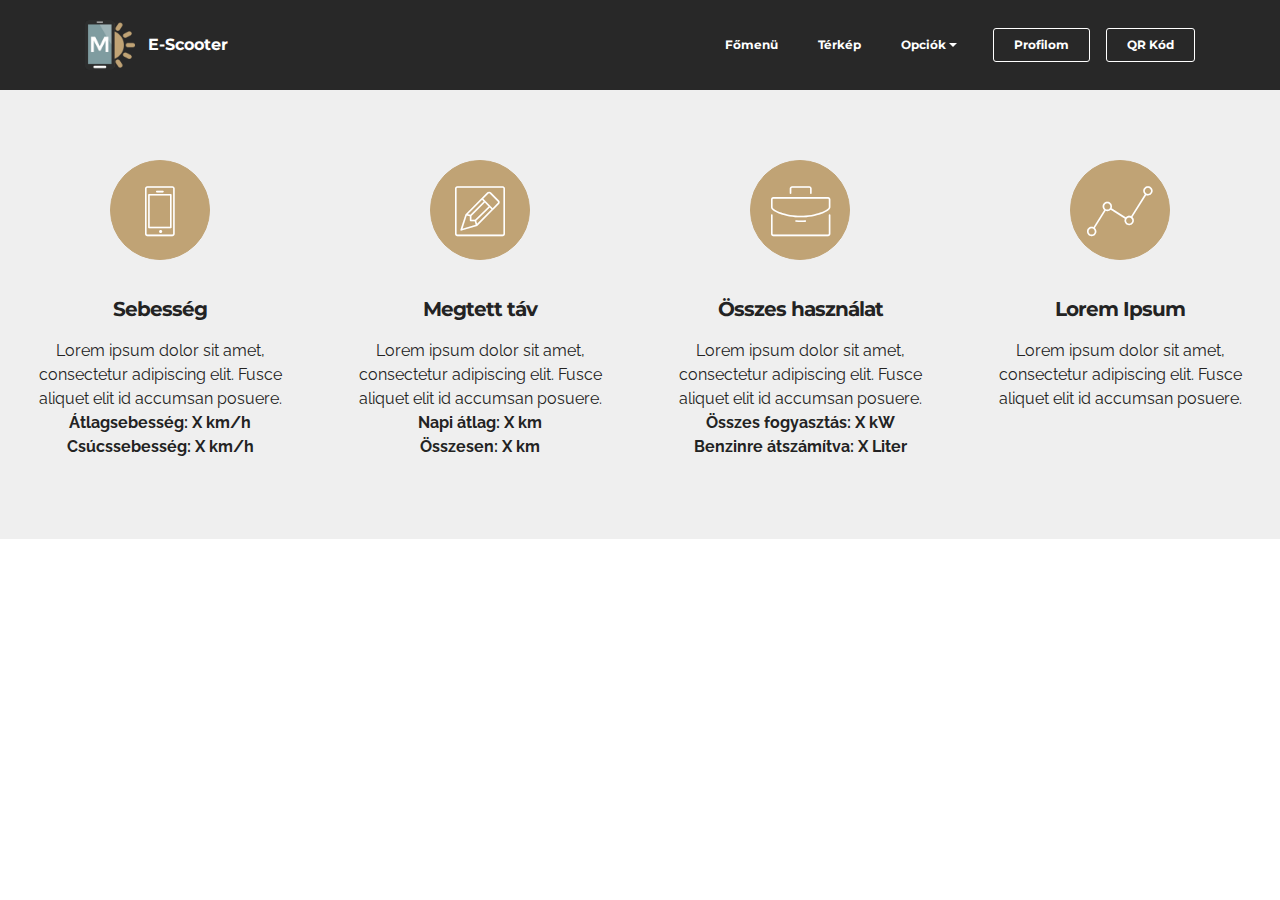
<file: statistics.html>
<!DOCTYPE html>
<html >
<head>
  <!-- Site made with Mobirise Website Builder v4.8.1, https://mobirise.com -->
  <meta charset="UTF-8">
  <meta http-equiv="X-UA-Compatible" content="IE=edge">
  <meta name="generator" content="Mobirise v4.8.1, mobirise.com">
  <meta name="viewport" content="width=device-width, initial-scale=1, minimum-scale=1">
  <link rel="shortcut icon" href="assets/images/logo.png" type="image/x-icon">
  <meta name="description" content="Statistics about usage">
  <title>Statistics</title>
  <link rel="stylesheet" href="assets/et-line-font-plugin/style.css">
  <link rel="stylesheet" href="https://fonts.googleapis.com/css?family=Montserrat:400,700">
  <link rel="stylesheet" href="https://fonts.googleapis.com/css?family=Raleway:100,100i,200,200i,300,300i,400,400i,500,500i,600,600i,700,700i,800,800i,900,900i">
  <link rel="stylesheet" href="https://fonts.googleapis.com/css?family=Lora:400,700,400italic,700italic&subset=latin">
  <link rel="stylesheet" href="assets/tether/tether.min.css">
  <link rel="stylesheet" href="assets/bootstrap/css/bootstrap.min.css">
  <link rel="stylesheet" href="assets/animate.css/animate.min.css">
  <link rel="stylesheet" href="assets/dropdown/css/style.css">
  <link rel="stylesheet" href="assets/theme/css/style.css">
  <link rel="stylesheet" href="assets/mobirise/css/mbr-additional.css" type="text/css">
  
  
  
</head>
<body>
  <section id="ext_menu-o" data-rv-view="58">

    <nav class="navbar navbar-dropdown navbar-fixed-top">
        <div class="container">

            <div class="mbr-table">
                <div class="mbr-table-cell">

                    <div class="navbar-brand">
                        <a href="https://mobirise.com" class="navbar-logo"><img src="assets/images/logo22.png" alt="Mobirise"></a>
                        <a class="navbar-caption" href="menu.html">E-Scooter</a>
                    </div>

                </div>
                <div class="mbr-table-cell">

                    <button class="navbar-toggler pull-xs-right hidden-md-up" type="button" data-toggle="collapse" data-target="#exCollapsingNavbar">
                        <div class="hamburger-icon"></div>
                    </button>

                    <ul class="nav-dropdown collapse pull-xs-right nav navbar-nav navbar-toggleable-sm" id="exCollapsingNavbar"><li class="nav-item"><a class="nav-link link" href="menu.html">Főmenü</a></li><li class="nav-item"><a class="nav-link link" href="map.html">Térkép</a></li><li class="nav-item dropdown"><a class="nav-link link dropdown-toggle" href="https://mobirise.com/" data-toggle="dropdown-submenu" aria-expanded="false">Opciók</a><div class="dropdown-menu"><a class="dropdown-item" href="tickets.html" aria-expanded="false">Jegy vásárlás</a><a class="dropdown-item" href="passes.html" aria-expanded="false">Bérlet vásárlás</a><div class="dropdown"><a class="dropdown-item dropdown-toggle" href="https://mobirise.com/" aria-expanded="false" data-toggle="dropdown-submenu">Statisztikák</a><div class="dropdown-menu dropdown-submenu"><a class="dropdown-item" href="statistics.html" aria-expanded="false">Sebesség</a><a class="dropdown-item" href="statistics.html" aria-expanded="false">Megtett távolság<br></a><a class="dropdown-item" href="statistics.html" aria-expanded="false">Összes használat<br></a></div></div><a class="dropdown-item" href="usage.html" aria-expanded="false">Hogyan használjam?</a></div></li><li class="nav-item nav-btn"><a class="nav-link btn btn-white btn-white-outline" href="profile.html">Profilom</a></li><li class="nav-item nav-btn"><a class="nav-link btn btn-white btn-white-outline" href="profile.html">QR Kód</a></li></ul>
                    <button hidden="" class="navbar-toggler navbar-close" type="button" data-toggle="collapse" data-target="#exCollapsingNavbar">
                        <div class="close-icon"></div>
                    </button>

                </div>
            </div>

        </div>
    </nav>

</section>

<section class="engine"><a href="https://mobiri.se/s">free bootstrap themes</a></section><section class="mbr-cards mbr-section mbr-section-nopadding mbr-after-navbar" id="features7-n" data-rv-view="55" style="background-color: rgb(239, 239, 239);">

    

    <div class="mbr-cards-row row">
        <div class="mbr-cards-col col-xs-12 col-lg-3" style="padding-top: 160px; padding-bottom: 80px;">
            <div class="container">
                <div class="card cart-block">
                    <div class="card-img iconbox"><a href="https://mobirise.com" class="etl-icon icon-phone mbr-iconfont mbr-iconfont-features7" style="color: rgb(255, 255, 255);"></a></div>
                    <div class="card-block">
                        <h4 class="card-title">Sebesség</h4>
                        
                        <p class="card-text">Lorem ipsum dolor sit amet, consectetur adipiscing elit. Fusce aliquet elit id accumsan posuere.<br><strong>Átlagsebesség: X km/h<br>Csúcssebesség: X km/h</strong></p>
                        
                    </div>
                </div>
            </div>
        </div>
        <div class="mbr-cards-col col-xs-12 col-lg-3" style="padding-top: 160px; padding-bottom: 80px;">
            <div class="container">
                <div class="card cart-block">
                    <div class="card-img iconbox"><a href="https://mobirise.com" class="etl-icon icon-edit mbr-iconfont mbr-iconfont-features7" style="color: rgb(255, 255, 255);"></a></div>
                    <div class="card-block">
                        <h4 class="card-title">Megtett táv</h4>
                        
                        <p class="card-text">Lorem ipsum dolor sit amet, consectetur adipiscing elit. Fusce aliquet elit id accumsan posuere.<br><strong>Napi átlag: X km<br>Összesen: X km</strong></p>
                        
                    </div>
                </div>
          </div>
        </div>
        <div class="mbr-cards-col col-xs-12 col-lg-3" style="padding-top: 160px; padding-bottom: 80px;">
            <div class="container">
                <div class="card cart-block">
                    <div class="card-img iconbox"><a href="https://mobirise.com" class="etl-icon icon-briefcase mbr-iconfont mbr-iconfont-features7" style="color: rgb(255, 255, 255);"></a></div>
                    <div class="card-block">
                        <h4 class="card-title">Összes használat</h4>
                        
                        <p class="card-text">Lorem ipsum dolor sit amet, consectetur adipiscing elit. Fusce aliquet elit id accumsan posuere.<br><strong>Összes fogyasztás: X kW<br>Benzinre átszámítva: X Liter</strong></p>
                        
                    </div>
                </div>
            </div>
        </div>
        <div class="mbr-cards-col col-xs-12 col-lg-3" style="padding-top: 160px; padding-bottom: 80px;">
            <div class="container">
                <div class="card cart-block">
                    <div class="card-img iconbox"><a href="https://mobirise.com" class="etl-icon icon-linegraph mbr-iconfont mbr-iconfont-features7" style="color: rgb(255, 255, 255);"></a></div>
                    <div class="card-block">
                        <h4 class="card-title">Lorem Ipsum</h4>
                        
                        <p class="card-text">Lorem ipsum dolor sit amet, consectetur adipiscing elit. Fusce aliquet elit id accumsan posuere.</p>
                        
                    </div>
                </div>
            </div>
        </div>
        
        
    </div>
</section>


  <script src="assets/web/assets/jquery/jquery.min.js"></script>
  <script src="assets/tether/tether.min.js"></script>
  <script src="assets/bootstrap/js/bootstrap.min.js"></script>
  <script src="assets/smooth-scroll/smooth-scroll.js"></script>
  <script src="assets/viewport-checker/jquery.viewportchecker.js"></script>
  <script src="assets/dropdown/js/script.min.js"></script>
  <script src="assets/touch-swipe/jquery.touch-swipe.min.js"></script>
  <script src="assets/theme/js/script.js"></script>
  
  
  <input name="animation" type="hidden">
  </body>
</html>
</file>
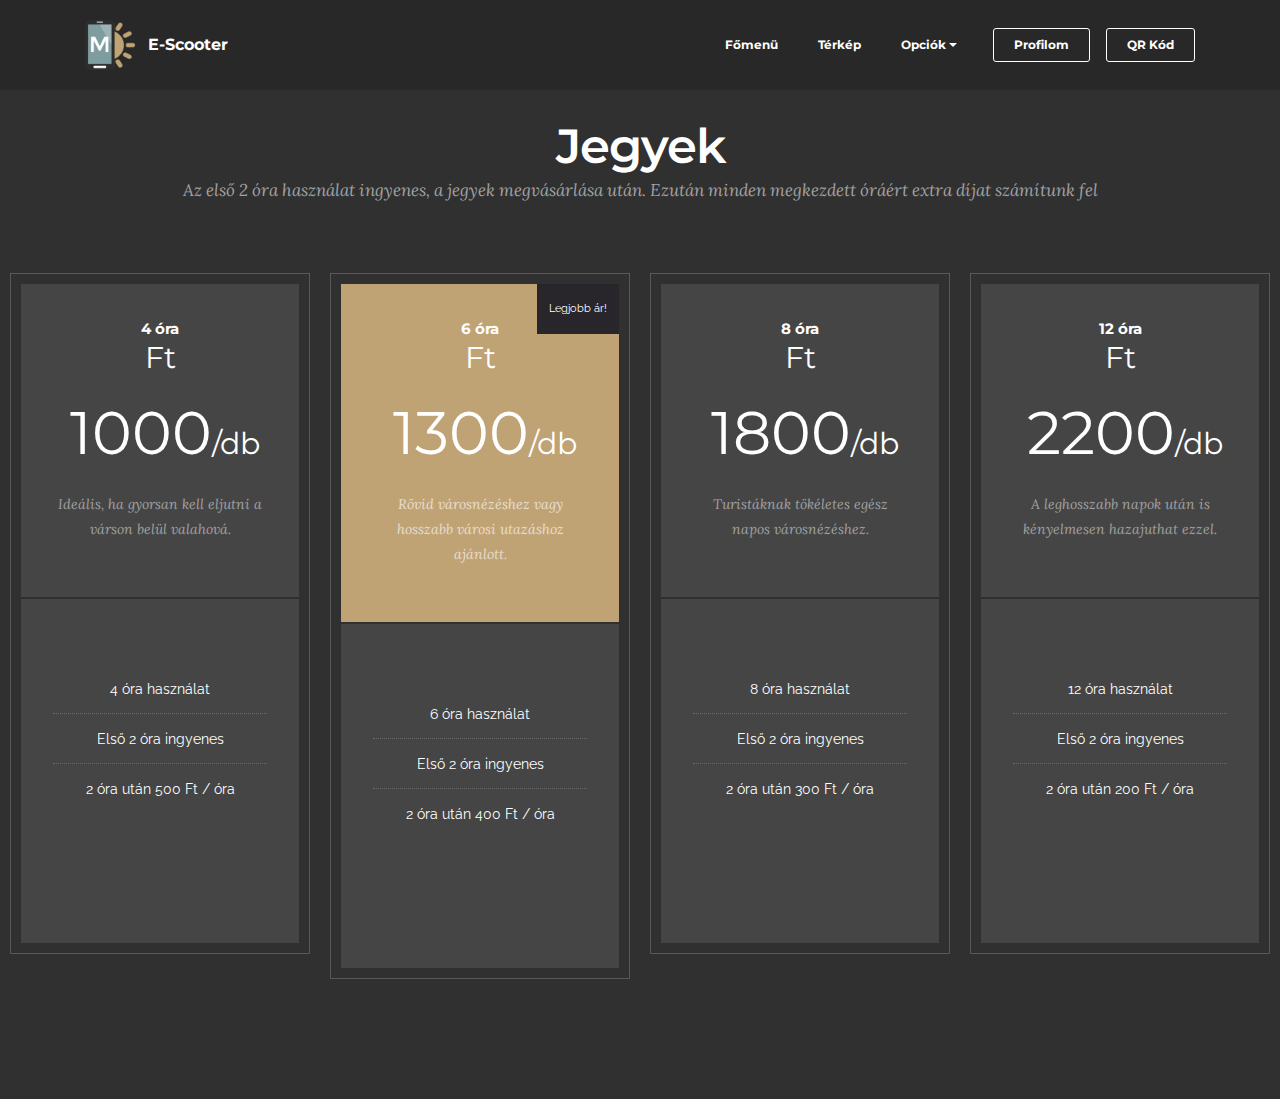
<file: tickets.html>
<!DOCTYPE html>
<html >
<head>
  <!-- Site made with Mobirise Website Builder v4.8.1, https://mobirise.com -->
  <meta charset="UTF-8">
  <meta http-equiv="X-UA-Compatible" content="IE=edge">
  <meta name="generator" content="Mobirise v4.8.1, mobirise.com">
  <meta name="viewport" content="width=device-width, initial-scale=1, minimum-scale=1">
  <link rel="shortcut icon" href="assets/images/logo.png" type="image/x-icon">
  <meta name="description" content="Ticket purchase">
  <title>Tickets</title>
  <link rel="stylesheet" href="https://fonts.googleapis.com/css?family=Montserrat:400,700">
  <link rel="stylesheet" href="https://fonts.googleapis.com/css?family=Raleway:100,100i,200,200i,300,300i,400,400i,500,500i,600,600i,700,700i,800,800i,900,900i">
  <link rel="stylesheet" href="https://fonts.googleapis.com/css?family=Lora:400,700,400italic,700italic&subset=latin">
  <link rel="stylesheet" href="assets/tether/tether.min.css">
  <link rel="stylesheet" href="assets/bootstrap/css/bootstrap.min.css">
  <link rel="stylesheet" href="assets/dropdown/css/style.css">
  <link rel="stylesheet" href="assets/animate.css/animate.min.css">
  <link rel="stylesheet" href="assets/theme/css/style.css">
  <link rel="stylesheet" href="assets/mobirise/css/mbr-additional.css" type="text/css">
  
  
  
</head>
<body>
  <section id="menu-8" data-rv-view="205">

    <nav class="navbar navbar-dropdown navbar-fixed-top">
        <div class="container">

            <div class="mbr-table">
                <div class="mbr-table-cell">

                    <div class="navbar-brand">
                        <a href="https://mobirise.com" class="navbar-logo"><img src="assets/images/logo22.png" alt="Mobirise"></a>
                        <a class="navbar-caption" href="menu.html">E-Scooter</a>
                    </div>

                </div>
                <div class="mbr-table-cell">

                    <button class="navbar-toggler pull-xs-right hidden-md-up" type="button" data-toggle="collapse" data-target="#exCollapsingNavbar">
                        <div class="hamburger-icon"></div>
                    </button>

                    <ul class="nav-dropdown collapse pull-xs-right nav navbar-nav navbar-toggleable-sm" id="exCollapsingNavbar"><li class="nav-item"><a class="nav-link link" href="menu.html">Főmenü</a></li><li class="nav-item"><a class="nav-link link" href="map.html">Térkép</a></li><li class="nav-item dropdown"><a class="nav-link link dropdown-toggle" data-toggle="dropdown-submenu" href="https://mobirise.com/" aria-expanded="false">Opciók</a><div class="dropdown-menu"><a class="dropdown-item" href="tickets.html">Jegyvásárlás</a><a class="dropdown-item" href="passes.html">Bérlet vásárlás</a><div class="dropdown"><a class="dropdown-item dropdown-toggle" data-toggle="dropdown-submenu" href="https://mobirise.com/" aria-expanded="false">Statisztika</a><div class="dropdown-menu dropdown-submenu"><a class="dropdown-item" href="statistics.html">Sebesség</a><a class="dropdown-item" href="statistics.html">Megtett távolság</a><a class="dropdown-item" href="statistics.html">Összes használat</a></div></div><a class="dropdown-item" href="usage.html">Hogyan használjam?</a></div></li><li class="nav-item nav-btn"><a class="nav-link btn btn-white btn-white-outline" href="profile.html">Profilom</a></li><li class="nav-item nav-btn"><a class="nav-link btn btn-white btn-white-outline" href="profile.html">QR Kód<br></a></li></ul>
                    <button hidden="" class="navbar-toggler navbar-close" type="button" data-toggle="collapse" data-target="#exCollapsingNavbar">
                        <div class="close-icon"></div>
                    </button>

                </div>
            </div>

        </div>
    </nav>

</section>

<section class="engine"><a href="https://mobiri.se/q">responsive site templates</a></section><section class="mbr-section mbr-after-navbar" id="pricing-table1-9" data-rv-view="207" style="background-color: rgb(48, 48, 48); padding-top: 120px; padding-bottom: 120px;">

    

    <div class="mbr-section mbr-section__container mbr-section__container--middle">
      <div class="container">
          <div class="row">
              <div class="col-xs-12 text-xs-center">
                  <h3 class="mbr-section-title display-2">Jegyek</h3>
                  <small class="mbr-section-subtitle">Az első 2 óra használat ingyenes, a jegyek megvásárlása után. Ezután minden megkezdett óráért extra díjat számítunk fel</small>
              </div>
          </div>
      </div>
    </div>

    <div class="mbr-section mbr-section-nopadding mbr-price-table">
      <div class="row">
            <div class="col-xs-12  col-md-6 col-xl-3">
                <div class="mbr-plan card text-xs-center">
                    <div class="mbr-plan-header card-block">
                      
                      <div class="card-title">
                        <h3 class="mbr-plan-title">4 óra</h3>
                        <small class="mbr-plan-subtitle"></small>
                      </div>
                      <div class="card-text">
                          <div class="mbr-price">
                            <span class="mbr-price-value">Ft</span>
                            <span class="mbr-price-figure">1000</span><small class="mbr-price-term">/db</small>
                          </div>
                          <small class="mbr-plan-price-desc">Ideális, ha gyorsan kell eljutni a várson belül valahová.</small>
                      </div>
                    </div>
                    <div class="mbr-plan-body card-block">
                      <div class="mbr-plan-list"><ul class="list-group list-group-flush"><li class="list-group-item">4 óra használat</li><li class="list-group-item">Első 2 óra ingyenes</li><li class="list-group-item">2 óra után 500 Ft / óra</li></ul></div>
                      <div class="mbr-plan-btn"><a href="https://mobirise.com" class="btn btn-white btn-white-outline">Vásárlás</a></div>
                    </div>
                </div>
            </div>
            <div class="col-xs-12  col-md-6 col-xl-3">
                <div class="mbr-plan card text-xs-center">
                    <div class="mbr-plan-header card-block bg-primary">
                      <div class="mbr-plan-label">Legjobb ár!</div>
                      <div class="card-title">
                        <h3 class="mbr-plan-title">6 óra</h3>
                        <small class="mbr-plan-subtitle"></small>
                      </div>
                      <div class="card-text">
                          <div class="mbr-price">
                            <span class="mbr-price-value">Ft</span>
                            <span class="mbr-price-figure">1300</span><small class="mbr-price-term">/db</small>
                          </div>
                          <small class="mbr-plan-price-desc">Rövid városnézéshez vagy hosszabb városi utazáshoz ajánlott.</small>
                      </div>
                    </div>
                    <div class="mbr-plan-body card-block">
                      <div class="mbr-plan-list"><ul class="list-group list-group-flush"><li class="list-group-item">6 óra használat</li><li class="list-group-item">Első 2 óra ingyenes</li><li class="list-group-item">2 óra után 400 Ft / óra</li></ul></div>
                      <div class="mbr-plan-btn"><a href="https://mobirise.com" class="btn btn-white btn-white-outline">Vásárlás</a></div>
                    </div>
                </div>
            </div>
            <div class="col-xs-12  col-md-6 col-xl-3">
                <div class="mbr-plan card text-xs-center">
                    <div class="mbr-plan-header card-block">
                      
                      <div class="card-title">
                        <h3 class="mbr-plan-title">8 óra</h3>
                        <small class="mbr-plan-subtitle"></small>
                      </div>
                      <div class="card-text">
                          <div class="mbr-price">
                            <span class="mbr-price-value">Ft</span>
                            <span class="mbr-price-figure">1800</span><small class="mbr-price-term">/db</small>
                          </div>
                          <small class="mbr-plan-price-desc">Turistáknak tökéletes egész napos városnézéshez.</small>
                      </div>
                    </div>
                    <div class="mbr-plan-body card-block">
                      <div class="mbr-plan-list"><ul class="list-group list-group-flush"><li class="list-group-item">8 óra használat
</li><li class="list-group-item">Első 2 óra ingyenes</li><li class="list-group-item">2 óra után 300 Ft / óra</li></ul></div>
                      <div class="mbr-plan-btn"><a href="https://mobirise.com" class="btn btn-white btn-white-outline">Vásárlás</a></div>
                    </div>
                </div>
            </div>
            <div class="col-xs-12  col-md-6 col-xl-3">
                <div class="mbr-plan card text-xs-center">
                    <div class="mbr-plan-header card-block">
                      
                      <div class="card-title">
                        <h3 class="mbr-plan-title">12 óra</h3>
                        <small class="mbr-plan-subtitle"></small>
                      </div>
                      <div class="card-text">
                          <div class="mbr-price">
                            <span class="mbr-price-value">Ft</span>
                            <span class="mbr-price-figure">2200</span><small class="mbr-price-term">/db</small>
                          </div>
                          <small class="mbr-plan-price-desc">A leghosszabb napok után is kényelmesen hazajuthat ezzel.</small>
                      </div>
                    </div>
                    <div class="mbr-plan-body card-block">
                      <div class="mbr-plan-list"><ul class="list-group list-group-flush"><li class="list-group-item">12 óra használat
</li><li class="list-group-item">Első 2 óra ingyenes</li><li class="list-group-item">2 óra után 200 Ft / óra</li></ul></div>
                      <div class="mbr-plan-btn"><a href="https://mobirise.com" class="btn btn-white btn-white-outline">Vásárlás</a></div>
                    </div>
                </div>
            </div>
          </div>
    </div>

</section>


  <script src="assets/web/assets/jquery/jquery.min.js"></script>
  <script src="assets/tether/tether.min.js"></script>
  <script src="assets/bootstrap/js/bootstrap.min.js"></script>
  <script src="assets/viewport-checker/jquery.viewportchecker.js"></script>
  <script src="assets/smooth-scroll/smooth-scroll.js"></script>
  <script src="assets/dropdown/js/script.min.js"></script>
  <script src="assets/touch-swipe/jquery.touch-swipe.min.js"></script>
  <script src="assets/theme/js/script.js"></script>
  
  
  <input name="animation" type="hidden">
  </body>
</html>
</file>
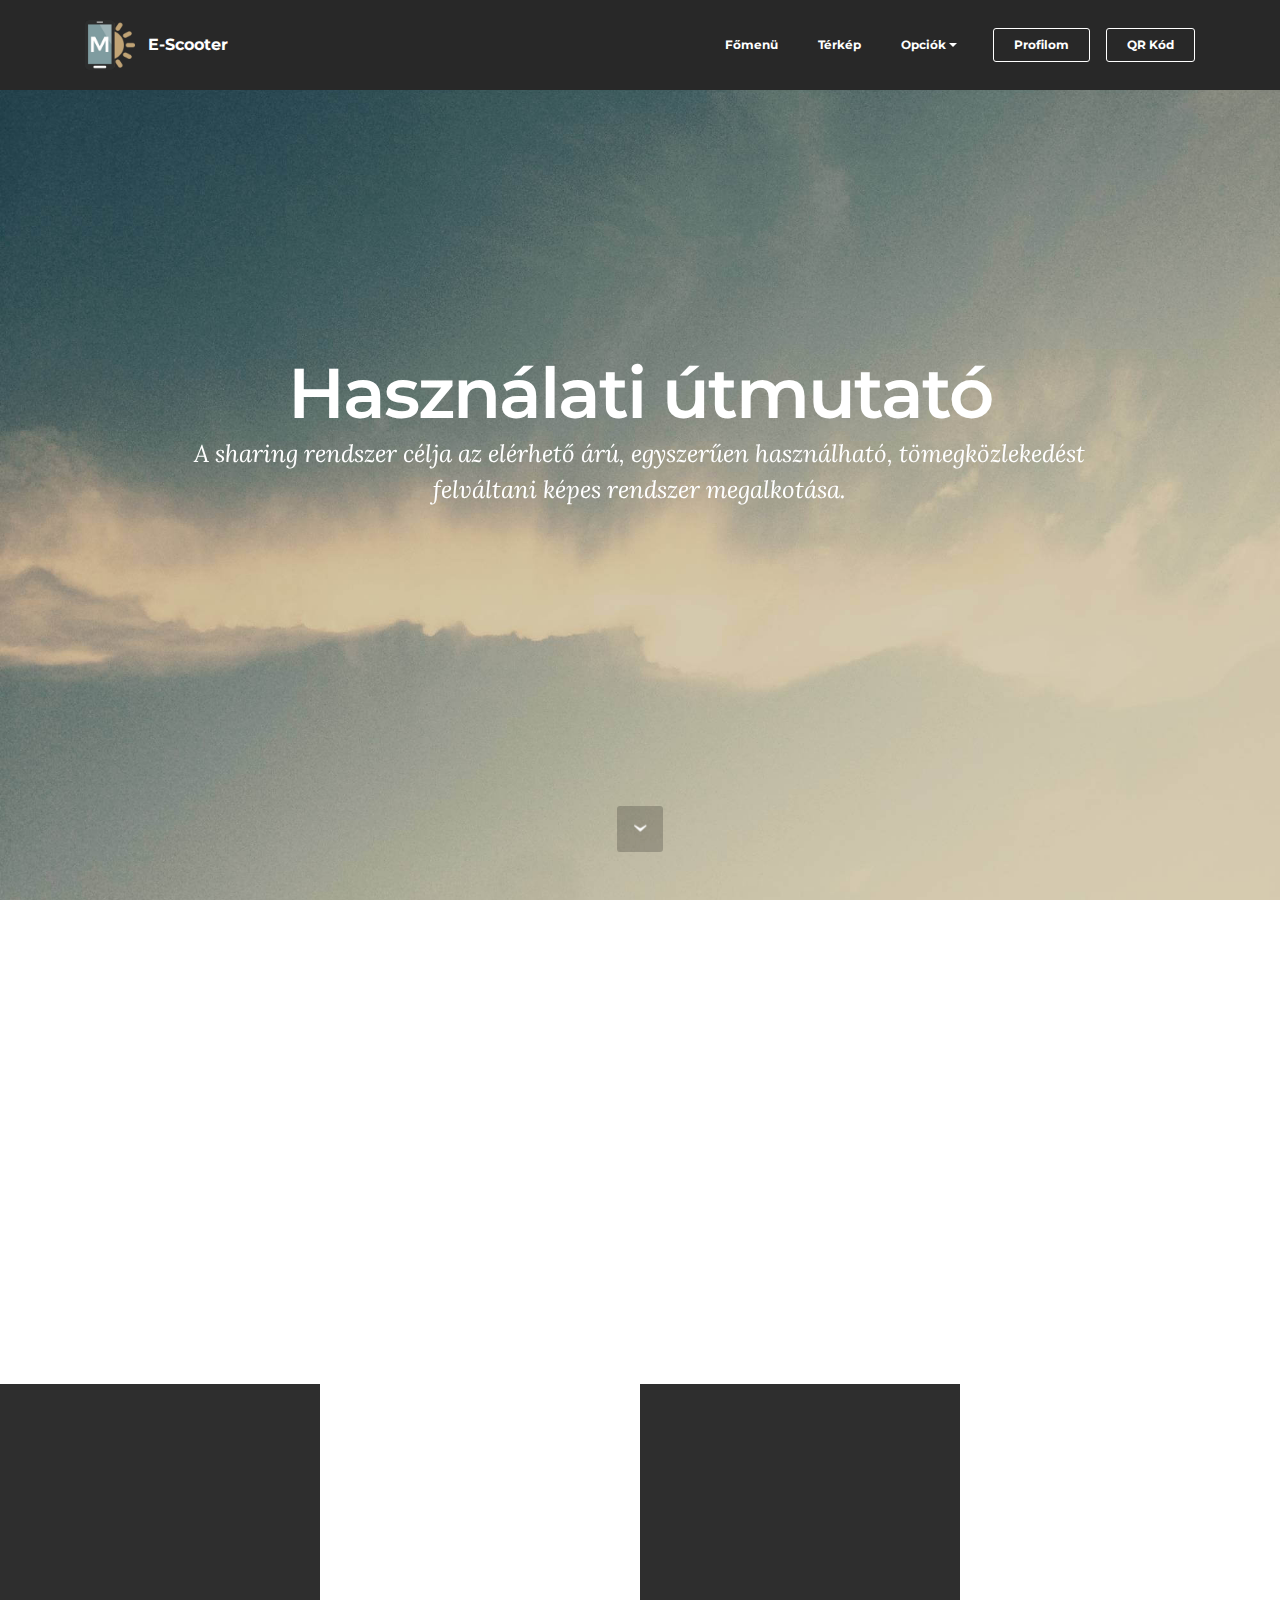
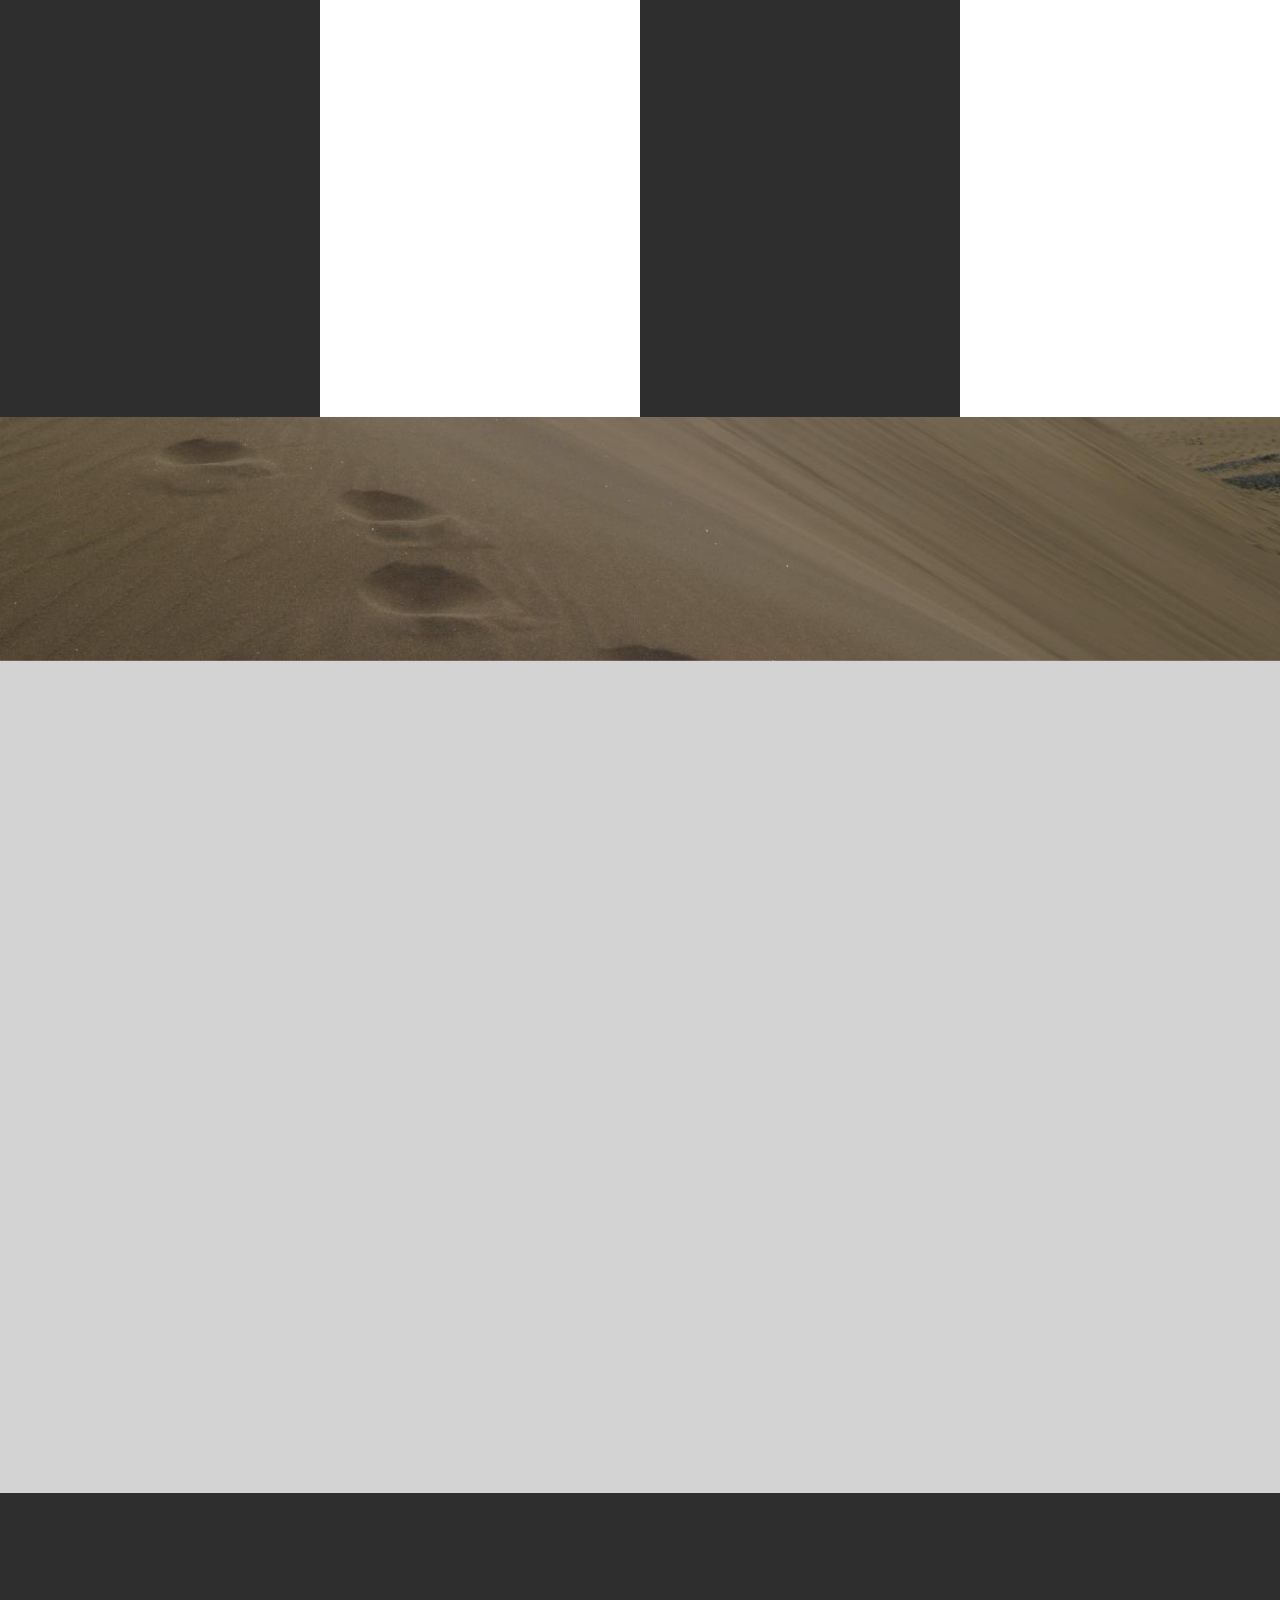
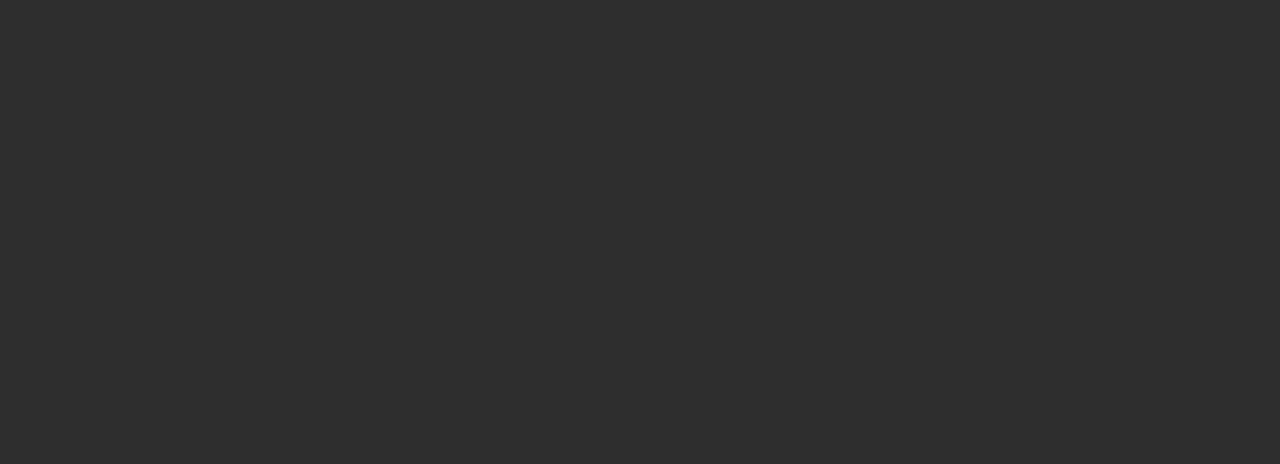
<file: usage.html>
<!DOCTYPE html>
<html >
<head>
  <!-- Site made with Mobirise Website Builder v4.8.1, https://mobirise.com -->
  <meta charset="UTF-8">
  <meta http-equiv="X-UA-Compatible" content="IE=edge">
  <meta name="generator" content="Mobirise v4.8.1, mobirise.com">
  <meta name="viewport" content="width=device-width, initial-scale=1, minimum-scale=1">
  <link rel="shortcut icon" href="assets/images/logo.png" type="image/x-icon">
  <meta name="description" content="Describes how to use the app">
  <title>Usage</title>
  <link rel="stylesheet" href="https://fonts.googleapis.com/css?family=Montserrat:400,700">
  <link rel="stylesheet" href="https://fonts.googleapis.com/css?family=Raleway:100,100i,200,200i,300,300i,400,400i,500,500i,600,600i,700,700i,800,800i,900,900i">
  <link rel="stylesheet" href="assets/et-line-font-plugin/style.css">
  <link rel="stylesheet" href="https://fonts.googleapis.com/css?family=Lora:400,700,400italic,700italic&subset=latin">
  <link rel="stylesheet" href="assets/web/assets/mobirise-icons/mobirise-icons.css">
  <link rel="stylesheet" href="assets/tether/tether.min.css">
  <link rel="stylesheet" href="assets/bootstrap/css/bootstrap.min.css">
  <link rel="stylesheet" href="assets/dropdown/css/style.css">
  <link rel="stylesheet" href="assets/animate.css/animate.min.css">
  <link rel="stylesheet" href="assets/theme/css/style.css">
  <link rel="stylesheet" href="assets/mobirise/css/mbr-additional.css" type="text/css">
  
  
  
</head>
<body>
  <section id="ext_menu-p" data-rv-view="119">

    <nav class="navbar navbar-dropdown navbar-fixed-top">
        <div class="container">

            <div class="mbr-table">
                <div class="mbr-table-cell">

                    <div class="navbar-brand">
                        <a href="https://mobirise.com" class="navbar-logo"><img src="assets/images/logo22.png" alt="Mobirise"></a>
                        <a class="navbar-caption" href="menu.html">E-Scooter</a>
                    </div>

                </div>
                <div class="mbr-table-cell">

                    <button class="navbar-toggler pull-xs-right hidden-md-up" type="button" data-toggle="collapse" data-target="#exCollapsingNavbar">
                        <div class="hamburger-icon"></div>
                    </button>

                    <ul class="nav-dropdown collapse pull-xs-right nav navbar-nav navbar-toggleable-sm" id="exCollapsingNavbar"><li class="nav-item"><a class="nav-link link" href="menu.html">Főmenü</a></li><li class="nav-item"><a class="nav-link link" href="map.html">Térkép</a></li><li class="nav-item dropdown"><a class="nav-link link dropdown-toggle" href="https://mobirise.com/" data-toggle="dropdown-submenu" aria-expanded="false">Opciók</a><div class="dropdown-menu"><a class="dropdown-item" href="tickets.html" aria-expanded="false">Jegy vásárlás</a><a class="dropdown-item" href="passes.html" aria-expanded="false">Bérlet vásárlás</a><div class="dropdown"><a class="dropdown-item dropdown-toggle" href="https://mobirise.com/" aria-expanded="false" data-toggle="dropdown-submenu">Statisztikák</a><div class="dropdown-menu dropdown-submenu"><a class="dropdown-item" href="statistics.html" aria-expanded="false">Sebesség</a><a class="dropdown-item" href="statistics.html" aria-expanded="false">Megtett távolság<br></a><a class="dropdown-item" href="statistics.html" aria-expanded="false">Összes használat<br></a></div></div><a class="dropdown-item" href="usage.html" aria-expanded="false">Hogyan használjam?</a></div></li><li class="nav-item nav-btn"><a class="nav-link btn btn-white btn-white-outline" href="profile.html">Profilom</a></li><li class="nav-item nav-btn"><a class="nav-link btn btn-white btn-white-outline" href="profile.html">QR Kód</a></li></ul>
                    <button hidden="" class="navbar-toggler navbar-close" type="button" data-toggle="collapse" data-target="#exCollapsingNavbar">
                        <div class="close-icon"></div>
                    </button>

                </div>
            </div>

        </div>
    </nav>

</section>

<section class="engine"><a href="https://mobiri.se/n">free simple web templates</a></section><section class="mbr-section mbr-section-hero mbr-section-full mbr-section-with-arrow mbr-parallax-background mbr-after-navbar" id="header1-q" data-rv-view="121" style="background-image: url(assets/images/jumbotron.jpg);">

    

    <div class="mbr-table-cell">

        <div class="container">
            <div class="row">
                <div class="mbr-section col-md-10 col-md-offset-1 text-xs-center">

                    <h1 class="mbr-section-title display-1">Használati útmutató</h1>
                    <p class="mbr-section-lead lead">A sharing rendszer célja az elérhető árú, egyszerűen használható, tömegközlekedést felváltani képes rendszer megalkotása.</p>
                    
                </div>
            </div>
        </div>
    </div>

    <div class="mbr-arrow mbr-arrow-floating" aria-hidden="true"><a href="#features4-r"><i class="mbr-arrow-icon"></i></a></div>

</section>

<section class="mbr-cards mbr-section mbr-section-nopadding" id="features4-r" data-rv-view="124" style="background-color: rgb(255, 255, 255);">

    

    <div class="mbr-cards-row row">
        <div class="mbr-cards-col col-xs-12 col-lg-4" style="padding-top: 80px; padding-bottom: 80px;">
            <div class="container">
                <div class="card cart-block">
                    <div class="card-img iconbox"><a href="https://mobirise.com" class="mbri-paper-plane mbr-iconfont mbr-iconfont-features4" style="color: rgb(0, 0, 0);"></a></div>
                    <div class="card-block">
                        <h4 class="card-title">Rollerek</h4>
                        <h5 class="card-subtitle">Könnyű, de gyors</h5>
                        <p class="card-text">A roller méretű e-scooterek gyorsak, 15-20 km-t is tudnak menni és nem kell jogosítvány a használatukhoz. Nagy előnye, hogy bérlettel haza vagy a munkahelyedre is viheted, így háztól házig mehetsz, nem kell buszra szállnod.</p>
                        
                    </div>
                </div>
            </div>
        </div>
        <div class="mbr-cards-col col-xs-12 col-lg-4" style="padding-top: 80px; padding-bottom: 80px;">
            <div class="container">
                <div class="card cart-block">
                    <div class="card-img iconbox"><a href="https://mobirise.com" class="etl-icon icon-bike mbr-iconfont mbr-iconfont-features4" style="color: rgb(0, 0, 0);"></a></div>
                    <div class="card-block">
                        <h4 class="card-title">Robogók</h4>
                        <h5 class="card-subtitle"><p>Nagy teljesítmény az egész városban</p></h5>
                        <p class="card-text">Az elektromos robogók sokkal nagyobb teljesítményűek, vezetésükhöz jogosítvány kell, de akár ketten is utazhattok rajta. Ezeket a járműveket nem lehet hazavinni, az állomáson kell őket leadni.</p>
                        
                    </div>
                </div>
          </div>
        </div>
        <div class="mbr-cards-col col-xs-12 col-lg-4" style="padding-top: 80px; padding-bottom: 80px;">
            <div class="container">
                <div class="card cart-block">
                    <div class="card-img iconbox"><a href="https://mobirise.com" class="mbri-left-right mbr-iconfont mbr-iconfont-features4" style="color: rgb(0, 0, 0);"></a></div>
                    <div class="card-block">
                        <h4 class="card-title">Váltás</h4>
                        <h5 class="card-subtitle">Cserélj a kettő között bármelyik állomáson</h5>
                        <p class="card-text">Az állomásokon bármikor válthatsz a kétfajta e-scooter között, így megkönnyítve az utazást azokra a helyekre is ahol nem található állomás.</p>
                        
                    </div>
                </div>
            </div>
        </div>
        
        
        
    </div>
</section>

<section class="mbr-cards mbr-section mbr-section-nopadding" id="features1-s" data-rv-view="127" style="background-color: rgb(255, 255, 255);">

        

    <div class="mbr-cards-row row striped">

        <div class="mbr-cards-col col-xs-12 col-lg-3" style="padding-top: 80px; padding-bottom: 80px;">
            <div class="container">
                <div class="card cart-block">
                    <div class="card-img"><img src="assets/images/mbr-600x400.jpg" class="card-img-top"></div>
                    <div class="card-block">
                        <h4 class="card-title">Hogy vegyem fel?</h4>
                        
                        <p class="card-text">Az e-scootereket a térképen jelölt állomásokon tudod felvenni és a telefonos app-al tudod használni. Kattints &nbsp;a scannelés gombra az applikáción belül és scanneld be a járművön lévő QR kódot. Ha van jegyed vagy bérleted, a lakat kinyílik és indulhat az utazás.</p>
                        
                    </div>
                </div>
            </div>
        </div>
        <div class="mbr-cards-col col-xs-12 col-lg-3" style="padding-top: 80px; padding-bottom: 80px;">
            <div class="container">
                <div class="card cart-block">
                    <div class="card-img"><img src="assets/images/mbr-600x393.jpg" class="card-img-top"></div>
                    <div class="card-block">
                        <h4 class="card-title">Hogy vigyem vissza?</h4>
                        
                        <p class="card-text">Visszavinni is ugyanilyen egyszerű őket, csak állítsd az állomáson kijelölt helyek egyikére és scanneld be mégegyszer a QR kódot. Ha a lakat bezárult, vége az útnak. Ha hazaviszed a roller méretű e-scootert, akkor nem kell leolvasni a QR kódot.</p>
                        
                    </div>
                </div>
            </div>
        </div>
        <div class="mbr-cards-col col-xs-12 col-lg-3" style="padding-top: 80px; padding-bottom: 80px;">
            <div class="container">
                <div class="card cart-block">
                    <div class="card-img"><img src="assets/images/mbr-1-600x400.jpg" class="card-img-top"></div>
                    <div class="card-block">
                        <h4 class="card-title">Meddig leheht nálam?</h4>
                        
                        <p class="card-text">A roller méretű e-scooterek összesen 24 óráig lehetnek nálad. Ha nem viszed vissza akkor X Ft pénzbüntetést kapsz.&nbsp;</p>
                        
                    </div>
                </div>
            </div>
        </div>
        <div class="mbr-cards-col col-xs-12 col-lg-3" style="padding-top: 80px; padding-bottom: 80px;">
            <div class="container">
                <div class="card cart-block">
                    <div class="card-img"><img src="assets/images/mbr-600x398.jpg" class="card-img-top"></div>
                    <div class="card-block">
                        <h4 class="card-title">Bukósisak?</h4>
                        
                        <p class="card-text">Az állomásokon bukósisakokat QR kód leolvasásával lehet bérelni. Higiéninai okok miatt az első vásárláskor kaphatsz egy saját sapkát, amit a bukósisak alá vehetsz.</p>
                        
                    </div>
                </div>
            </div>
        </div>
        
        
    </div>
</section>

<section class="mbr-section mbr-parallax-background" id="testimonials4-t" data-rv-view="130" style="background-image: url(assets/images/sky.jpg); padding-top: 120px; padding-bottom: 120px;">

    <div class="mbr-overlay" style="opacity: 0.2; background-color: rgb(34, 34, 34);">
    </div>

        <div class="mbr-section mbr-section__container mbr-section__container--middle">
            <div class="container">
                <div class="row">
                    <div class="col-xs-12 text-xs-center">
                        <h3 class="mbr-section-title display-2">Előnyök</h3>
                        
                    </div>
                </div>
            </div>
        </div>


    <div class="mbr-section mbr-section-nopadding">
        <div class="container">
            <div class="row">

                <div class="col-xs-12">

                    <div class="mbr-testimonial card">
                        <div class="card-block"><p>Ha hazaviszed a rollert és fel is töltöd, akkor pontokat kaphatsz, amik jegyekre illetve bérletekre és egyéb jutalmakra válthatók be.</p></div>
                        <div class="mbr-author card-footer">
                            
                            <div class="mbr-author-name">Töltsd te!</div>
                            
                        </div>
                    </div><div class="mbr-testimonial card">
                        <div class="card-block"><p>Lorem ipsum dolor sit amet, consectetur adipiscing elit. Fusce aliquet elit id accumsan posuere. Nam augue ligula, lobortis vel nunc a, vehicula tempor sapien. Praesent faucibus consequat sagittis. Nulla sit amet ligula orci. Aliquam leo neque, dignissim ac magna malesuada, tempus euismod felis.</p></div>
                        <div class="mbr-author card-footer">
                            
                            <div class="mbr-author-name">Szabadság</div>
                            
                        </div>
                    </div><div class="mbr-testimonial card">
                        <div class="card-block"><p>Lorem ipsum dolor sit amet, consectetur adipiscing elit. Fusce aliquet elit id accumsan posuere. Nam augue ligula, lobortis vel nunc a, vehicula tempor sapien. Praesent faucibus consequat sagittis. Nulla sit amet ligula orci. Aliquam leo neque, dignissim ac magna malesuada, tempus euismod felis.</p></div>
                        <div class="mbr-author card-footer">
                            
                            <div class="mbr-author-name">Gyorsaság</div>
                            
                        </div>
                    </div>

                </div>

            </div>

        </div>
    </div>
</section>

<section class="mbr-footer mbr-section mbr-section-md-padding" id="contacts3-u" data-rv-view="140" style="background-color: rgb(46, 46, 46); padding-top: 90px; padding-bottom: 90px;">


    <div class="row">
    
            <div class="mbr-company col-xs-12 col-md-6 col-lg-3">

                <div class="mbr-company card">
                    <div><img src="assets/images/logo22.png" class="card-img-top"></div>
                    <div class="card-block">
                        <p class="card-text">Lorem Ipsum.</p>
                    </div>
                    <ul class="list-group list-group-flush">
                        <li class="list-group-item">
                            <span class="list-group-icon"><span class="etl-icon icon-phone mbr-iconfont-company-contacts3"></span></span>
                            <span class="list-group-text">+36 30 000 0000</span>
                        </li>
                        <li class="list-group-item">
                            <span class="list-group-icon"><span class="etl-icon icon-map-pin mbr-iconfont-company-contacts3"></span></span>
                            <span class="list-group-text">1234 Név Utca
<br>Budapest</span>
                        </li>
                        <li class="list-group-item active">
                            <span class="list-group-icon"><span class="etl-icon icon-envelope mbr-iconfont-company-contacts3"></span></span>
                            <span class="list-group-text"><a href="mailto:support@mobirise.com">support@</a>escooter.hu</span>
                        </li>
                    </ul>
                </div>

            </div>
            <div class="mbr-footer-content col-xs-12 col-md-6 col-lg-3">
                <h4>Menü</h4>
                <ul><li><a class="text-white" href="#">Karrier</a></li><li><a class="text-white" href="#">Hírlevél</a></li><li><a class="text-white" href="#">ÁSZF</a></li><li><a class="text-white" href="#">Jogok</a></li><li><a class="text-white" href="#">Kik vagyunk?</a></li></ul>
            </div>
            <div class="mbr-footer-content col-xs-12 col-md-6 col-lg-3">
                <p></p><p><font color="#7c7c7c" face="Montserrat, sans-serif"><span style="font-size: 16px; letter-spacing: -1px;"><strong>Kapcsolat</strong></span></font><br>Email: support@escooter.hu<br>Telefon: +36 30 000 0000<br><br><br><font color="#7c7c7c" face="Montserrat, sans-serif"><span style="font-size: 16px; letter-spacing: -1px;"><strong>Cím</strong></span></font><br>1234Név Utca 
<br>Budapest<br></p><p></p>
            </div>
            <div class="col-xs-12 col-md-6 col-lg-3" data-form-type="formoid">

                <div data-form-alert="true">
                    <div hidden="" data-form-alert-success="true">Thanks for filling out form!</div>
                </div>

                <form action="https://mobirise.com/" method="post" data-form-title="MESSAGE">

                    <input type="hidden" value="KqmNI1yQA1Qm5B6qm80Lv6x1wr5hLojGLq5ZOtnHcMHI3rLvg7GrHhGpSJDvtOVA0RkUZ2BUu5Afuk3+WH802IigPFBn0PbbugnlIC25Di48lxYWE47BVOXuxoJk6c8y" data-form-email="true">

                    <div class="form-group">
                        <label class="form-control-label" for="contacts3-u-name">Név<span class="form-asterisk">*</span></label>
                        <input type="text" class="form-control input-sm input-inverse" name="name" required="" data-form-field="Name" id="contacts3-u-name">
                    </div>

                    <div class="form-group">
                        <label class="form-control-label" for="contacts3-u-email">Email<span class="form-asterisk">*</span></label>
                        <input type="email" class="form-control input-sm input-inverse" name="email" required="" data-form-field="Email" id="contacts3-u-email">
                    </div>

                    

                    <div class="form-group">
                        <label class="form-control-label" for="contacts3-u-message">Üzenet<span class="form-asterisk">*</span></label>
                        <textarea class="form-control input-sm input-inverse" name="message" data-form-field="Message" rows="5" id="contacts3-u-message"></textarea>
                    </div>

                    <div><button type="submit" class="btn btn-sm btn-black">Üzenet küldése</button></div>

                </form>

            </div>
        </div>
</section>


  <script src="assets/web/assets/jquery/jquery.min.js"></script>
  <script src="assets/tether/tether.min.js"></script>
  <script src="assets/bootstrap/js/bootstrap.min.js"></script>
  <script src="assets/dropdown/js/script.min.js"></script>
  <script src="assets/touch-swipe/jquery.touch-swipe.min.js"></script>
  <script src="assets/viewport-checker/jquery.viewportchecker.js"></script>
  <script src="assets/jarallax/jarallax.js"></script>
  <script src="assets/smooth-scroll/smooth-scroll.js"></script>
  <script src="assets/theme/js/script.js"></script>
  <script src="assets/formoid/formoid.min.js"></script>
  
  
  <input name="animation" type="hidden">
  </body>
</html>
</file>
<file: assets/mobirise/css/mbr-additional.css>
@import url(https://fonts.googleapis.com/css?family=Montserrat:400,700);
@import url(https://fonts.googleapis.com/css?family=Lora:400,700);
@import url(https://fonts.googleapis.com/css?family=Raleway:400,300,700);



body,
input,
textarea,
.mbr-company .list-group-text {
  font-family: 'Raleway', sans-serif;
}
.mbr-footer-content li,
.mbr-footer .mbr-contacts li {
  font-family: 'Raleway', sans-serif;
}
.btn,
.alert,
h1,
h2,
h3,
h4,
h5,
h6,
.h1,
.h2,
.h3,
.h4,
.h5,
.h6,
.display-1,
.display-2,
.display-3,
.display-4,
.mbr-figure .mbr-figure-caption,
.mbr-gallery-title,
.mbr-map [data-state-details],
.mbr-price {
  font-family: 'Montserrat', sans-serif;
}
.mbr-footer-content h1,
.mbr-footer .mbr-contacts h1,
.mbr-footer-content h2,
.mbr-footer .mbr-contacts h2,
.mbr-footer-content h3,
.mbr-footer .mbr-contacts h3,
.mbr-footer-content h4,
.mbr-footer .mbr-contacts h4,
.mbr-footer-content p strong,
.mbr-footer .mbr-contacts p strong,
.mbr-footer-content strong,
.mbr-footer .mbr-contacts strong {
  font-family: 'Montserrat', sans-serif;
}
.btn-sm,
.lead a,
.lead blockquote,
.mbr-section-subtitle,
.mbr-section-hero .mbr-section-lead,
.mbr-cards .card-subtitle,
.mbr-testimonial .card-block {
  font-family: 'Lora', serif;
}
.mbr-author-name {
  font-family: 'Montserrat', sans-serif;
}
.mbr-author-desc {
  font-family: 'Lora', serif;
}
.mbr-plan-title {
  font-family: 'Montserrat', sans-serif;
}
.mbr-plan-subtitle,
.mbr-plan-price-desc {
  font-family: 'Lora', serif;
}
.bg-primary {
  background-color: #c0a375 !important;
}
.bg-success {
  background-color: #90a878 !important;
}
.bg-info {
  background-color: #7e9b9f !important;
}
.bg-warning {
  background-color: #f3c649 !important;
}
.bg-danger {
  background-color: #f28281 !important;
}
.btn-primary {
  background-color: #c0a375;
  border-color: #c0a375;
  color: #ffffff;
}
.btn-primary:hover,
.btn-primary:focus,
.btn-primary.focus,
.btn-primary:active,
.btn-primary.active {
  color: #ffffff;
  background-color: #a07e49;
  border-color: #a07e49;
}
.btn-primary.disabled,
.btn-primary:disabled {
  color: #ffffff !important;
  background-color: #a07e49 !important;
  border-color: #a07e49 !important;
}
.btn-secondary {
  background-color: #bfcecb;
  border-color: #bfcecb;
  color: #ffffff;
}
.btn-secondary:hover,
.btn-secondary:focus,
.btn-secondary.focus,
.btn-secondary:active,
.btn-secondary.active {
  color: #ffffff;
  background-color: #94ada8;
  border-color: #94ada8;
}
.btn-secondary.disabled,
.btn-secondary:disabled {
  color: #ffffff !important;
  background-color: #94ada8 !important;
  border-color: #94ada8 !important;
}
.btn-info {
  background-color: #7e9b9f;
  border-color: #7e9b9f;
  color: #ffffff;
}
.btn-info:hover,
.btn-info:focus,
.btn-info.focus,
.btn-info:active,
.btn-info.active {
  color: #ffffff;
  background-color: #597478;
  border-color: #597478;
}
.btn-info.disabled,
.btn-info:disabled {
  color: #ffffff !important;
  background-color: #597478 !important;
  border-color: #597478 !important;
}
.btn-success {
  background-color: #90a878;
  border-color: #90a878;
  color: #ffffff;
}
.btn-success:hover,
.btn-success:focus,
.btn-success.focus,
.btn-success:active,
.btn-success.active {
  color: #ffffff;
  background-color: #6a8153;
  border-color: #6a8153;
}
.btn-success.disabled,
.btn-success:disabled {
  color: #ffffff !important;
  background-color: #6a8153 !important;
  border-color: #6a8153 !important;
}
.btn-warning {
  background-color: #f3c649;
  border-color: #f3c649;
  color: #ffffff;
}
.btn-warning:hover,
.btn-warning:focus,
.btn-warning.focus,
.btn-warning:active,
.btn-warning.active {
  color: #ffffff;
  background-color: #e1a90f;
  border-color: #e1a90f;
}
.btn-warning.disabled,
.btn-warning:disabled {
  color: #ffffff !important;
  background-color: #e1a90f !important;
  border-color: #e1a90f !important;
}
.btn-danger {
  background-color: #f28281;
  border-color: #f28281;
  color: #ffffff;
}
.btn-danger:hover,
.btn-danger:focus,
.btn-danger.focus,
.btn-danger:active,
.btn-danger.active {
  color: #ffffff;
  background-color: #eb3d3c;
  border-color: #eb3d3c;
}
.btn-danger.disabled,
.btn-danger:disabled {
  color: #ffffff !important;
  background-color: #eb3d3c !important;
  border-color: #eb3d3c !important;
}
.btn-primary-outline {
  background: none;
  border-color: #8e7041;
  color: #8e7041;
}
.btn-primary-outline:hover,
.btn-primary-outline:focus,
.btn-primary-outline.focus,
.btn-primary-outline:active,
.btn-primary-outline.active {
  color: #ffffff;
  background-color: #c0a375;
  border-color: #c0a375;
}
.btn-primary-outline.disabled,
.btn-primary-outline:disabled {
  color: #ffffff !important;
  background-color: #c0a375 !important;
  border-color: #c0a375 !important;
}
.btn-secondary-outline {
  background: none;
  border-color: #85a29c;
  color: #85a29c;
}
.btn-secondary-outline:hover,
.btn-secondary-outline:focus,
.btn-secondary-outline.focus,
.btn-secondary-outline:active,
.btn-secondary-outline.active {
  color: #ffffff;
  background-color: #bfcecb;
  border-color: #bfcecb;
}
.btn-secondary-outline.disabled,
.btn-secondary-outline:disabled {
  color: #ffffff !important;
  background-color: #bfcecb !important;
  border-color: #bfcecb !important;
}
.btn-info-outline {
  background: none;
  border-color: #4e6669;
  color: #4e6669;
}
.btn-info-outline:hover,
.btn-info-outline:focus,
.btn-info-outline.focus,
.btn-info-outline:active,
.btn-info-outline.active {
  color: #ffffff;
  background-color: #7e9b9f;
  border-color: #7e9b9f;
}
.btn-info-outline.disabled,
.btn-info-outline:disabled {
  color: #ffffff !important;
  background-color: #7e9b9f !important;
  border-color: #7e9b9f !important;
}
.btn-success-outline {
  background: none;
  border-color: #5d7149;
  color: #5d7149;
}
.btn-success-outline:hover,
.btn-success-outline:focus,
.btn-success-outline.focus,
.btn-success-outline:active,
.btn-success-outline.active {
  color: #ffffff;
  background-color: #90a878;
  border-color: #90a878;
}
.btn-success-outline.disabled,
.btn-success-outline:disabled {
  color: #ffffff !important;
  background-color: #90a878 !important;
  border-color: #90a878 !important;
}
.btn-warning-outline {
  background: none;
  border-color: #c9970d;
  color: #c9970d;
}
.btn-warning-outline:hover,
.btn-warning-outline:focus,
.btn-warning-outline.focus,
.btn-warning-outline:active,
.btn-warning-outline.active {
  color: #ffffff;
  background-color: #f3c649;
  border-color: #f3c649;
}
.btn-warning-outline.disabled,
.btn-warning-outline:disabled {
  color: #ffffff !important;
  background-color: #f3c649 !important;
  border-color: #f3c649 !important;
}
.btn-danger-outline {
  background: none;
  border-color: #e82625;
  color: #e82625;
}
.btn-danger-outline:hover,
.btn-danger-outline:focus,
.btn-danger-outline.focus,
.btn-danger-outline:active,
.btn-danger-outline.active {
  color: #ffffff;
  background-color: #f28281;
  border-color: #f28281;
}
.btn-danger-outline.disabled,
.btn-danger-outline:disabled {
  color: #ffffff !important;
  background-color: #f28281 !important;
  border-color: #f28281 !important;
}
.text-primary {
  color: #c0a375 !important;
}
.text-success {
  color: #90a878 !important;
}
.text-info {
  color: #7e9b9f !important;
}
.text-warning {
  color: #f3c649 !important;
}
.text-danger {
  color: #f28281 !important;
}
.alert-success {
  background-color: #90a878;
}
.alert-info {
  background-color: #7e9b9f;
}
.alert-warning {
  background-color: #f3c649;
}
.alert-danger {
  background-color: #f28281;
}
.btn-social {
  border-color: #c0a375;
}
.btn-social:hover {
  background: #c0a375;
}
.mbr-company .list-group-item.active .list-group-text {
  color: #c0a375;
}
.mbr-footer p a,
.mbr-footer ul a {
  color: #c0a375;
}
.mbr-footer-content li::before,
.mbr-footer .mbr-contacts li::before {
  background: #c0a375;
}
.mbr-footer-content li a:hover,
.mbr-footer .mbr-contacts li a:hover {
  color: #c0a375;
}
.lead a,
.lead a:hover {
  color: #c0a375;
}
.lead blockquote {
  border-color: #c0a375;
}
.mbr-plan-header.bg-primary .mbr-plan-subtitle,
.mbr-plan-header.bg-primary .mbr-plan-price-desc {
  color: #e8ddcd;
}
.mbr-plan-header.bg-success .mbr-plan-subtitle,
.mbr-plan-header.bg-success .mbr-plan-price-desc {
  color: #d0dac6;
}
.mbr-plan-header.bg-info .mbr-plan-subtitle,
.mbr-plan-header.bg-info .mbr-plan-price-desc {
  color: #c7d4d5;
}
.mbr-plan-header.bg-warning .mbr-plan-subtitle,
.mbr-plan-header.bg-warning .mbr-plan-price-desc {
  color: #ffffff;
}
.mbr-plan-header.bg-danger .mbr-plan-subtitle,
.mbr-plan-header.bg-danger .mbr-plan-price-desc {
  color: #ffffff;
}
.mbr-small-footer a,
.mbr-gallery-filter li:hover {
  color: #c0a375;
}
.scrollToTop_wraper {
  display: none;
}
#menu-c .hide-buttons .nav-btn {
  display: none !important;
}
#menu-c .navbar-caption {
  color: #ffffff;
}
#menu-c .navbar-toggler {
  color: #ffffff;
}
#menu-c .close-icon::before,
#menu-c .close-icon::after {
  background-color: #ffffff;
}
#menu-c .link,
#menu-c .dropdown-item {
  color: #ffffff;
}
#menu-c .link {
  font-size: 0.75rem;
}
#menu-c .dropdown-item,
#menu-c .nav-dropdown-sm .link {
  font-size: 0.812rem;
}
#menu-c .link:hover,
#menu-c .dropdown-item:hover,
#menu-c .link:focus,
#menu-c .dropdown-item:focus {
  color: #c0a375;
}
#menu-c .link[aria-expanded="true"],
#menu-c .dropdown-menu {
  background: #0e0e0e;
}
#menu-c .nav-dropdown-sm .link:focus,
#menu-c .nav-dropdown-sm .link:hover,
#menu-c .nav-dropdown-sm .dropdown-item:focus,
#menu-c .nav-dropdown-sm .dropdown-item:hover {
  background: #202020!important;
}
#menu-c .navbar,
#menu-c .nav-dropdown-sm,
#menu-c .nav-dropdown-sm .link[aria-expanded="true"],
#menu-c .nav-dropdown-sm .dropdown-menu {
  background: #282828;
}
#menu-c .bg-color.transparent .link {
  color: #ffffff;
  transition: none;
}
#menu-c .bg-color.transparent.opened .link {
  transition: color 0.2s ease-in-out;
}
#menu-c .bg-color.transparent.opened .link:hover,
#menu-c .bg-color.transparent.opened .link:focus {
  color: #c0a375;
}
#menu-c .link[aria-expanded="true"],
#menu-c .dropdown-item[aria-expanded="true"] {
  color: #c0a375!important;
}
#menu-8 .hide-buttons .nav-btn {
  display: none !important;
}
#menu-8 .navbar-caption {
  color: #ffffff;
}
#menu-8 .navbar-toggler {
  color: #ffffff;
}
#menu-8 .close-icon::before,
#menu-8 .close-icon::after {
  background-color: #ffffff;
}
#menu-8 .link,
#menu-8 .dropdown-item {
  color: #ffffff;
}
#menu-8 .link {
  font-size: 0.75rem;
}
#menu-8 .dropdown-item,
#menu-8 .nav-dropdown-sm .link {
  font-size: 0.812rem;
}
#menu-8 .link:hover,
#menu-8 .dropdown-item:hover,
#menu-8 .link:focus,
#menu-8 .dropdown-item:focus {
  color: #c0a375;
}
#menu-8 .link[aria-expanded="true"],
#menu-8 .dropdown-menu {
  background: #0e0e0e;
}
#menu-8 .nav-dropdown-sm .link:focus,
#menu-8 .nav-dropdown-sm .link:hover,
#menu-8 .nav-dropdown-sm .dropdown-item:focus,
#menu-8 .nav-dropdown-sm .dropdown-item:hover {
  background: #202020!important;
}
#menu-8 .navbar,
#menu-8 .nav-dropdown-sm,
#menu-8 .nav-dropdown-sm .link[aria-expanded="true"],
#menu-8 .nav-dropdown-sm .dropdown-menu {
  background: #282828;
}
#menu-8 .bg-color.transparent .link {
  color: #ffffff;
  transition: none;
}
#menu-8 .bg-color.transparent.opened .link {
  transition: color 0.2s ease-in-out;
}
#menu-8 .bg-color.transparent.opened .link:hover,
#menu-8 .bg-color.transparent.opened .link:focus {
  color: #c0a375;
}
#menu-8 .link[aria-expanded="true"],
#menu-8 .dropdown-item[aria-expanded="true"] {
  color: #c0a375!important;
}
#pricing-table1-9 .mbr-section__container .mbr-section-title {
  color: #fff;
}
#pricing-table1-9 .mbr-section__container .mbr-section-subtitle {
  color: #a0a0a0;
}
#menu-a .hide-buttons .nav-btn {
  display: none !important;
}
#menu-a .navbar-caption {
  color: #ffffff;
}
#menu-a .navbar-toggler {
  color: #ffffff;
}
#menu-a .close-icon::before,
#menu-a .close-icon::after {
  background-color: #ffffff;
}
#menu-a .link,
#menu-a .dropdown-item {
  color: #ffffff;
}
#menu-a .link {
  font-size: 0.75rem;
}
#menu-a .dropdown-item,
#menu-a .nav-dropdown-sm .link {
  font-size: 0.812rem;
}
#menu-a .link:hover,
#menu-a .dropdown-item:hover,
#menu-a .link:focus,
#menu-a .dropdown-item:focus {
  color: #c0a375;
}
#menu-a .link[aria-expanded="true"],
#menu-a .dropdown-menu {
  background: #0e0e0e;
}
#menu-a .nav-dropdown-sm .link:focus,
#menu-a .nav-dropdown-sm .link:hover,
#menu-a .nav-dropdown-sm .dropdown-item:focus,
#menu-a .nav-dropdown-sm .dropdown-item:hover {
  background: #202020!important;
}
#menu-a .navbar,
#menu-a .nav-dropdown-sm,
#menu-a .nav-dropdown-sm .link[aria-expanded="true"],
#menu-a .nav-dropdown-sm .dropdown-menu {
  background: #282828;
}
#menu-a .bg-color.transparent .link {
  color: #ffffff;
  transition: none;
}
#menu-a .bg-color.transparent.opened .link {
  transition: color 0.2s ease-in-out;
}
#menu-a .bg-color.transparent.opened .link:hover,
#menu-a .bg-color.transparent.opened .link:focus {
  color: #c0a375;
}
#menu-a .link[aria-expanded="true"],
#menu-a .dropdown-item[aria-expanded="true"] {
  color: #c0a375!important;
}
#pricing-table1-b .mbr-section__container .mbr-section-title {
  color: #fff;
}
#pricing-table1-b .mbr-section__container .mbr-section-subtitle {
  color: #a0a0a0;
}
#form1-5 .form-control-label {
  color: #232323;
}
#features7-n .card-subtitle {
  color: #bcbcbc;
}
#features7-n .iconbox {
  background-color: #c0a375;
  border-color: #c0a375;
}
#ext_menu-o .hide-buttons .nav-btn {
  display: none !important;
}
#ext_menu-o .navbar-caption {
  color: #ffffff;
}
#ext_menu-o .navbar-toggler {
  color: #ffffff;
}
#ext_menu-o .close-icon::before,
#ext_menu-o .close-icon::after {
  background-color: #ffffff;
}
#ext_menu-o .link,
#ext_menu-o .dropdown-item {
  color: #ffffff;
}
#ext_menu-o .link {
  font-size: 0.75rem;
}
#ext_menu-o .dropdown-item,
#ext_menu-o .nav-dropdown-sm .link {
  font-size: 0.812rem;
}
#ext_menu-o .link:hover,
#ext_menu-o .dropdown-item:hover,
#ext_menu-o .link:focus,
#ext_menu-o .dropdown-item:focus {
  color: #c0a375;
}
#ext_menu-o .link[aria-expanded="true"],
#ext_menu-o .dropdown-menu {
  background: #0e0e0e;
}
#ext_menu-o .nav-dropdown-sm .link:focus,
#ext_menu-o .nav-dropdown-sm .link:hover,
#ext_menu-o .nav-dropdown-sm .dropdown-item:focus,
#ext_menu-o .nav-dropdown-sm .dropdown-item:hover {
  background: #202020!important;
}
#ext_menu-o .navbar,
#ext_menu-o .nav-dropdown-sm,
#ext_menu-o .nav-dropdown-sm .link[aria-expanded="true"],
#ext_menu-o .nav-dropdown-sm .dropdown-menu {
  background: #282828;
}
#ext_menu-o .bg-color.transparent .link {
  color: #ffffff;
  transition: none;
}
#ext_menu-o .bg-color.transparent.opened .link {
  transition: color 0.2s ease-in-out;
}
#ext_menu-o .bg-color.transparent.opened .link:hover,
#ext_menu-o .bg-color.transparent.opened .link:focus {
  color: #c0a375;
}
#ext_menu-o .link[aria-expanded="true"],
#ext_menu-o .dropdown-item[aria-expanded="true"] {
  color: #c0a375!important;
}
#ext_menu-p .hide-buttons .nav-btn {
  display: none !important;
}
#ext_menu-p .navbar-caption {
  color: #ffffff;
}
#ext_menu-p .navbar-toggler {
  color: #ffffff;
}
#ext_menu-p .close-icon::before,
#ext_menu-p .close-icon::after {
  background-color: #ffffff;
}
#ext_menu-p .link,
#ext_menu-p .dropdown-item {
  color: #ffffff;
}
#ext_menu-p .link {
  font-size: 0.75rem;
}
#ext_menu-p .dropdown-item,
#ext_menu-p .nav-dropdown-sm .link {
  font-size: 0.812rem;
}
#ext_menu-p .link:hover,
#ext_menu-p .dropdown-item:hover,
#ext_menu-p .link:focus,
#ext_menu-p .dropdown-item:focus {
  color: #c0a375;
}
#ext_menu-p .link[aria-expanded="true"],
#ext_menu-p .dropdown-menu {
  background: #0e0e0e;
}
#ext_menu-p .nav-dropdown-sm .link:focus,
#ext_menu-p .nav-dropdown-sm .link:hover,
#ext_menu-p .nav-dropdown-sm .dropdown-item:focus,
#ext_menu-p .nav-dropdown-sm .dropdown-item:hover {
  background: #202020!important;
}
#ext_menu-p .navbar,
#ext_menu-p .nav-dropdown-sm,
#ext_menu-p .nav-dropdown-sm .link[aria-expanded="true"],
#ext_menu-p .nav-dropdown-sm .dropdown-menu {
  background: #282828;
}
#ext_menu-p .bg-color.transparent .link {
  color: #ffffff;
  transition: none;
}
#ext_menu-p .bg-color.transparent.opened .link {
  transition: color 0.2s ease-in-out;
}
#ext_menu-p .bg-color.transparent.opened .link:hover,
#ext_menu-p .bg-color.transparent.opened .link:focus {
  color: #c0a375;
}
#ext_menu-p .link[aria-expanded="true"],
#ext_menu-p .dropdown-item[aria-expanded="true"] {
  color: #c0a375!important;
}
#features4-r .card-subtitle {
  color: #bcbcbc;
}
#features4-r .iconbox {
  background-color: #f2f2f2;
  border-color: #f2f2f2;
}
#features1-s .striped .mbr-cards-col:nth-child(2n+1) {
  background-color: #2e2e2e;
}
#menu-6 .hide-buttons .nav-btn {
  display: none !important;
}
#menu-6 .navbar-caption {
  color: #ffffff;
}
#menu-6 .navbar-toggler {
  color: #ffffff;
}
#menu-6 .close-icon::before,
#menu-6 .close-icon::after {
  background-color: #ffffff;
}
#menu-6 .link,
#menu-6 .dropdown-item {
  color: #ffffff;
}
#menu-6 .link {
  font-size: 0.75rem;
}
#menu-6 .dropdown-item,
#menu-6 .nav-dropdown-sm .link {
  font-size: 0.812rem;
}
#menu-6 .link:hover,
#menu-6 .dropdown-item:hover,
#menu-6 .link:focus,
#menu-6 .dropdown-item:focus {
  color: #c0a375;
}
#menu-6 .link[aria-expanded="true"],
#menu-6 .dropdown-menu {
  background: #0e0e0e;
}
#menu-6 .nav-dropdown-sm .link:focus,
#menu-6 .nav-dropdown-sm .link:hover,
#menu-6 .nav-dropdown-sm .dropdown-item:focus,
#menu-6 .nav-dropdown-sm .dropdown-item:hover {
  background: #202020!important;
}
#menu-6 .navbar,
#menu-6 .nav-dropdown-sm,
#menu-6 .nav-dropdown-sm .link[aria-expanded="true"],
#menu-6 .nav-dropdown-sm .dropdown-menu {
  background: #282828;
}
#menu-6 .bg-color.transparent .link {
  color: #ffffff;
  transition: none;
}
#menu-6 .bg-color.transparent.opened .link {
  transition: color 0.2s ease-in-out;
}
#menu-6 .bg-color.transparent.opened .link:hover,
#menu-6 .bg-color.transparent.opened .link:focus {
  color: #c0a375;
}
#menu-6 .link[aria-expanded="true"],
#menu-6 .dropdown-item[aria-expanded="true"] {
  color: #c0a375!important;
}
#form1-x .form-control-label {
  color: #232323;
}
#menu-y .hide-buttons .nav-btn {
  display: none !important;
}
#menu-y .navbar-caption {
  color: #ffffff;
}
#menu-y .navbar-toggler {
  color: #ffffff;
}
#menu-y .close-icon::before,
#menu-y .close-icon::after {
  background-color: #ffffff;
}
#menu-y .link,
#menu-y .dropdown-item {
  color: #ffffff;
}
#menu-y .link {
  font-size: 0.75rem;
}
#menu-y .dropdown-item,
#menu-y .nav-dropdown-sm .link {
  font-size: 0.812rem;
}
#menu-y .link:hover,
#menu-y .dropdown-item:hover,
#menu-y .link:focus,
#menu-y .dropdown-item:focus {
  color: #c0a375;
}
#menu-y .link[aria-expanded="true"],
#menu-y .dropdown-menu {
  background: #0e0e0e;
}
#menu-y .nav-dropdown-sm .link:focus,
#menu-y .nav-dropdown-sm .link:hover,
#menu-y .nav-dropdown-sm .dropdown-item:focus,
#menu-y .nav-dropdown-sm .dropdown-item:hover {
  background: #202020!important;
}
#menu-y .navbar,
#menu-y .nav-dropdown-sm,
#menu-y .nav-dropdown-sm .link[aria-expanded="true"],
#menu-y .nav-dropdown-sm .dropdown-menu {
  background: #282828;
}
#menu-y .bg-color.transparent .link {
  color: #ffffff;
  transition: none;
}
#menu-y .bg-color.transparent.opened .link {
  transition: color 0.2s ease-in-out;
}
#menu-y .bg-color.transparent.opened .link:hover,
#menu-y .bg-color.transparent.opened .link:focus {
  color: #c0a375;
}
#menu-y .link[aria-expanded="true"],
#menu-y .dropdown-item[aria-expanded="true"] {
  color: #c0a375!important;
}
#contacts4-z P {
  text-align: left;
  color: #ffffff;
}
#contacts4-z UL {
  color: #ffffff;
}
</file>
<file: assets/dropdown/css/style.css>
.navbar-dropdown {
  left: 0;
  padding: 0;
  position: absolute;
  right: 0;
  top: 0;
  transition: all 0.45s ease;
  z-index: 1030; }
  .navbar-dropdown .navbar-brand {
    float: none;
    font-size: 0;
    padding: 1.25rem 0;
    position: relative;
    transition: padding 0.25s ease;
    white-space: nowrap; }
    .navbar-dropdown .navbar-brand::before {
      content: "";
      display: inline-block;
      height: 100%;
      vertical-align: middle; }
  .navbar-dropdown .navbar-logo,
  .navbar-dropdown .navbar-caption {
    display: inline-block;
    vertical-align: middle; }
  .navbar-dropdown .navbar-logo {
    margin-right: 0.8rem;
    transition: margin 0.3s ease-in-out; }
    .navbar-dropdown .navbar-logo img {
      height: 3.125rem;
      transition: all 0.3s ease-in-out; }
  .navbar-dropdown .mbr-table-cell {
    height: 5.625rem; }
  .navbar-dropdown .navbar-caption {
    font-family: "Montserrat";
    font-size: 1rem;
    font-weight: 700;
    white-space: normal; }
    .navbar-dropdown .navbar-caption, .navbar-dropdown .navbar-caption:hover {
      color: inherit;
      text-decoration: none; }
  .navbar-dropdown.navbar-fixed-top {
    position: fixed; }
  .navbar-dropdown.bg-color.transparent {
    background: none !important; }
  .navbar-dropdown.navbar-short .navbar-brand {
    padding: 0.625rem 0; }
  .navbar-dropdown.navbar-short .navbar-logo {
    margin-right: 0.5rem; }
    .navbar-dropdown.navbar-short .navbar-logo img {
      height: 2.375rem; }
  .navbar-dropdown.navbar-short .mbr-table-cell {
    height: 3.625rem; }
  .navbar-dropdown .navbar-close {
    left: 0.6875rem;
    position: fixed;
    top: 0.75rem;
    z-index: 1000; }
  .navbar-dropdown.opened {
    background: none !important; }
    .navbar-dropdown.opened .navbar-brand,
    .navbar-dropdown.opened .navbar-toggler {
      display: none; }
  .navbar-dropdown .hamburger-icon {
    content: "";
    width: 16px;
    -webkit-box-shadow: 0 -6px 0 1px,0 0 0 1px,0 6px 0 1px;
    -moz-box-shadow: 0 -6px 0 1px,0 0 0 1px,0 6px 0 1px;
    box-shadow: 0 -6px 0 1px,0 0 0 1px,0 6px 0 1px; }
  .navbar-dropdown .close-icon {
    position: relative;
    width: 21px;
    height: 21px;
    overflow: hidden; }
    .navbar-dropdown .close-icon::before, .navbar-dropdown .close-icon::after {
      content: '';
      position: absolute;
      height: 2px;
      width: 100%;
      top: 50%;
      left: 0;
      margin-top: -1px; }
    .navbar-dropdown .close-icon::before {
      transform: rotate(45deg);
      -ms-transform: rotate(45deg);
      -webkit-transform: rotate(45deg); }
    .navbar-dropdown .close-icon::after {
      transform: rotate(-45deg);
      -ms-transform: rotate(-45deg);
      -webkit-transform: rotate(-45deg); }

.dropdown-menu .dropdown-toggle[data-toggle="dropdown-submenu"]::after {
  border-bottom: 0.35em solid transparent;
  border-left: 0.35em solid;
  border-right: 0;
  border-top: 0.35em solid transparent;
  margin-left: 0.3rem; }

.dropdown-menu .dropdown-item:focus {
  outline: 0; }

.nav-dropdown {
  display: table !important;
  font-family: "Montserrat";
  font-size: 0.75rem;
  font-weight: 700;
  height: auto !important; }
  .nav-dropdown .nav-item {
    display: table-cell;
    float: none;
    vertical-align: middle; }
  .nav-dropdown .nav-btn {
    padding-left: 1rem; }
  .nav-dropdown .link {
    margin: 1.667em;
    padding: 0;
    transition: color .2s ease-in-out; }
    .nav-dropdown .link.dropdown-toggle {
      margin-right: 2.583em; }
      .nav-dropdown .link.dropdown-toggle::after {
        margin-left: .25rem;
        border-top: 0.35em solid;
        border-right: 0.35em solid transparent;
        border-left: 0.35em solid transparent;
        border-bottom: 0; }
      .nav-dropdown .link.dropdown-toggle::after {
        display: block;
        margin-top: -0.1667em;
        position: absolute;
        right: 1.3333em;
        top: 50%; }
      .nav-dropdown .link.dropdown-toggle[aria-expanded="true"] {
        margin: 0;
        padding: 1.667em 2.583em 1.667em 1.667em; }
  .nav-dropdown .link::after,
  .nav-dropdown .dropdown-item::after {
    color: inherit; }
  .nav-dropdown .btn {
    font-size: 0.75rem;
    font-weight: 700;
    letter-spacing: 0;
    margin-bottom: 0;
    padding-left: 1.25rem;
    padding-right: 1.25rem; }
  .nav-dropdown .dropdown-menu {
    border-radius: 0;
    border: 0;
    left: 0;
    margin: 0;
    padding-bottom: 1.25rem;
    padding-top: 1.25rem; }
  .nav-dropdown .dropdown-submenu {
    left: 100%;
    margin-left: 0.125rem;
    margin-top: -1.25rem;
    top: 0; }
  .nav-dropdown .dropdown-item {
    font-size: 0.8125rem;
    font-weight: 500;
    line-height: 2;
    padding: 0.3846em 4.615em 0.3846em 1.5385em;
    position: relative;
    transition: color .2s ease-in-out, background-color .2s ease-in-out; }
    .nav-dropdown .dropdown-item::after {
      margin-top: -0.3077em;
      position: absolute;
      right: 1.1538em;
      top: 50%; }
    .nav-dropdown .dropdown-item:focus, .nav-dropdown .dropdown-item:hover {
      background: none; }

@media (max-width: 767px) {
  .nav-dropdown.navbar-toggleable-sm {
    bottom: 0;
    display: none;
    left: 0;
    overflow-x: hidden;
    position: fixed;
    top: 0;
    transform: translateX(-100%);
    -ms-transform: translateX(-100%);
    -webkit-transform: translateX(-100%);
    width: 18.75rem;
    z-index: 999; } }
.nav-dropdown.navbar-toggleable-xl {
  bottom: 0;
  display: none;
  left: 0;
  overflow-x: hidden;
  position: fixed;
  top: 0;
  transform: translateX(-100%);
  -ms-transform: translateX(-100%);
  -webkit-transform: translateX(-100%);
  width: 18.75rem;
  z-index: 999; }

.nav-dropdown-sm {
  display: block !important;
  overflow-x: hidden;
  overflow: auto;
  padding-top: 3.875rem; }
  .nav-dropdown-sm::after {
    content: "";
    display: block;
    height: 3rem;
    width: 100%; }
  .nav-dropdown-sm.collapse.in ~ .navbar-close {
    display: block !important; }
  .nav-dropdown-sm.collapsing, .nav-dropdown-sm.collapse.in {
    transform: translateX(0);
    -ms-transform: translateX(0);
    -webkit-transform: translateX(0);
    transition: all 0.25s ease-out;
    -webkit-transition: all 0.25s ease-out; }
  .nav-dropdown-sm.collapsing[aria-expanded="false"] {
    transform: translateX(-100%);
    -ms-transform: translateX(-100%);
    -webkit-transform: translateX(-100%); }
  .nav-dropdown-sm .nav-item {
    display: block;
    margin-left: 0 !important;
    padding-left: 0; }
  .nav-dropdown-sm .link,
  .nav-dropdown-sm .dropdown-item {
    border-top: 1px dotted rgba(255, 255, 255, 0.1);
    font-size: 0.8125rem;
    line-height: 1.6;
    margin: 0 !important;
    padding: 0.875rem 2.4rem 0.875rem 1.5625rem !important;
    position: relative;
    white-space: normal; }
    .nav-dropdown-sm .link:focus, .nav-dropdown-sm .link:hover,
    .nav-dropdown-sm .dropdown-item:focus,
    .nav-dropdown-sm .dropdown-item:hover {
      background: rgba(0, 0, 0, 0.2) !important; }
  .nav-dropdown-sm .nav-btn {
    position: relative;
    padding: 1.5625rem 1.5625rem 0 1.5625rem; }
    .nav-dropdown-sm .nav-btn::before {
      border-top: 1px dotted rgba(255, 255, 255, 0.1);
      content: "";
      left: 0;
      position: absolute;
      top: 0;
      width: 100%; }
    .nav-dropdown-sm .nav-btn + .nav-btn {
      padding-top: 0.625rem; }
      .nav-dropdown-sm .nav-btn + .nav-btn::before {
        display: none; }
  .nav-dropdown-sm .btn {
    padding: 0.625rem 0; }
  .nav-dropdown-sm .dropdown-toggle::after {
    position: absolute;
    right: 1.25rem;
    top: 50%;
    margin-top: -0.154em; }
  .nav-dropdown-sm .dropdown-toggle[data-toggle="dropdown-submenu"]::after {
    margin-left: .25rem;
    border-top: 0.35em solid;
    border-right: 0.35em solid transparent;
    border-left: 0.35em solid transparent;
    border-bottom: 0; }
  .nav-dropdown-sm .dropdown-toggle[data-toggle="dropdown-submenu"][aria-expanded="true"]::after {
    border-top: 0;
    border-right: 0.35em solid transparent;
    border-left: 0.35em solid transparent;
    border-bottom: 0.35em solid; }
  .nav-dropdown-sm .dropdown-menu {
    margin: 0;
    padding: 0;
    position: relative;
    top: 0;
    left: 0;
    width: 100%;
    border: 0;
    float: none;
    border-radius: 0;
    background: none; }

.is-builder .nav-dropdown.collapsing {
  transition: none !important; }

/*# sourceMappingURL=style.css.map */
</file>
<file: assets/et-line-font-plugin/style.css>
@font-face {
	font-family: 'et-line';
	src:url('fonts/et-line.eot');
	src:url('fonts/et-line.eot?#iefix') format('embedded-opentype'),
		url('fonts/et-line.woff') format('woff'),
		url('fonts/et-line.ttf') format('truetype'),
		url('fonts/et-line.svg#et-line') format('svg');
	font-weight: normal;
	font-style: normal;
}

/* Use the following CSS code if you want to use data attributes for inserting your icons */
.etl-icon, [data-icon]:before {
	font-family: 'et-line';
	content: attr(data-icon);
	speak: none;
	font-weight: normal;
	font-variant: normal;
	text-transform: none;
	line-height: 1;
	-webkit-font-smoothing: antialiased;
	-moz-osx-font-smoothing: grayscale;
	display:inline-block;
}

/* Use the following CSS code if you want to have a class per icon */
/*
Instead of a list of all class selectors,
you can use the generic selector below, but it's slower:
[class*="icon-"] {
*/
.icon-mobile, .icon-laptop, .icon-desktop, .icon-tablet, .icon-phone, .icon-document, .icon-documents, .icon-search, .icon-clipboard, .icon-newspaper, .icon-notebook, .icon-book-open, .icon-browser, .icon-calendar, .icon-presentation, .icon-picture, .icon-pictures, .icon-video, .icon-camera, .icon-printer, .icon-toolbox, .icon-briefcase, .icon-wallet, .icon-gift, .icon-bargraph, .icon-grid, .icon-expand, .icon-focus, .icon-edit, .icon-adjustments, .icon-ribbon, .icon-hourglass, .icon-lock, .icon-megaphone, .icon-shield, .icon-trophy, .icon-flag, .icon-map, .icon-puzzle, .icon-basket, .icon-envelope, .icon-streetsign, .icon-telescope, .icon-gears, .icon-key, .icon-paperclip, .icon-attachment, .icon-pricetags, .icon-lightbulb, .icon-layers, .icon-pencil, .icon-tools, .icon-tools-2, .icon-scissors, .icon-paintbrush, .icon-magnifying-glass, .icon-circle-compass, .icon-linegraph, .icon-mic, .icon-strategy, .icon-beaker, .icon-caution, .icon-recycle, .icon-anchor, .icon-profile-male, .icon-profile-female, .icon-bike, .icon-wine, .icon-hotairballoon, .icon-globe, .icon-genius, .icon-map-pin, .icon-dial, .icon-chat, .icon-heart, .icon-cloud, .icon-upload, .icon-download, .icon-target, .icon-hazardous, .icon-piechart, .icon-speedometer, .icon-global, .icon-compass, .icon-lifesaver, .icon-clock, .icon-aperture, .icon-quote, .icon-scope, .icon-alarmclock, .icon-refresh, .icon-happy, .icon-sad, .icon-facebook, .icon-twitter, .icon-googleplus, .icon-rss, .icon-tumblr, .icon-linkedin, .icon-dribbble {
	font-family: 'et-line';
	speak: none;
	font-style: normal;
	font-weight: normal;
	font-variant: normal;
	text-transform: none;
	line-height: 1;
	-webkit-font-smoothing: antialiased;
	-moz-osx-font-smoothing: grayscale;
	display:inline-block;
}
.icon-mobile:before {
	content: "\e000";
}
.icon-laptop:before {
	content: "\e001";
}
.icon-desktop:before {
	content: "\e002";
}
.icon-tablet:before {
	content: "\e003";
}
.icon-phone:before {
	content: "\e004";
}
.icon-document:before {
	content: "\e005";
}
.icon-documents:before {
	content: "\e006";
}
.icon-search:before {
	content: "\e007";
}
.icon-clipboard:before {
	content: "\e008";
}
.icon-newspaper:before {
	content: "\e009";
}
.icon-notebook:before {
	content: "\e00a";
}
.icon-book-open:before {
	content: "\e00b";
}
.icon-browser:before {
	content: "\e00c";
}
.icon-calendar:before {
	content: "\e00d";
}
.icon-presentation:before {
	content: "\e00e";
}
.icon-picture:before {
	content: "\e00f";
}
.icon-pictures:before {
	content: "\e010";
}
.icon-video:before {
	content: "\e011";
}
.icon-camera:before {
	content: "\e012";
}
.icon-printer:before {
	content: "\e013";
}
.icon-toolbox:before {
	content: "\e014";
}
.icon-briefcase:before {
	content: "\e015";
}
.icon-wallet:before {
	content: "\e016";
}
.icon-gift:before {
	content: "\e017";
}
.icon-bargraph:before {
	content: "\e018";
}
.icon-grid:before {
	content: "\e019";
}
.icon-expand:before {
	content: "\e01a";
}
.icon-focus:before {
	content: "\e01b";
}
.icon-edit:before {
	content: "\e01c";
}
.icon-adjustments:before {
	content: "\e01d";
}
.icon-ribbon:before {
	content: "\e01e";
}
.icon-hourglass:before {
	content: "\e01f";
}
.icon-lock:before {
	content: "\e020";
}
.icon-megaphone:before {
	content: "\e021";
}
.icon-shield:before {
	content: "\e022";
}
.icon-trophy:before {
	content: "\e023";
}
.icon-flag:before {
	content: "\e024";
}
.icon-map:before {
	content: "\e025";
}
.icon-puzzle:before {
	content: "\e026";
}
.icon-basket:before {
	content: "\e027";
}
.icon-envelope:before {
	content: "\e028";
}
.icon-streetsign:before {
	content: "\e029";
}
.icon-telescope:before {
	content: "\e02a";
}
.icon-gears:before {
	content: "\e02b";
}
.icon-key:before {
	content: "\e02c";
}
.icon-paperclip:before {
	content: "\e02d";
}
.icon-attachment:before {
	content: "\e02e";
}
.icon-pricetags:before {
	content: "\e02f";
}
.icon-lightbulb:before {
	content: "\e030";
}
.icon-layers:before {
	content: "\e031";
}
.icon-pencil:before {
	content: "\e032";
}
.icon-tools:before {
	content: "\e033";
}
.icon-tools-2:before {
	content: "\e034";
}
.icon-scissors:before {
	content: "\e035";
}
.icon-paintbrush:before {
	content: "\e036";
}
.icon-magnifying-glass:before {
	content: "\e037";
}
.icon-circle-compass:before {
	content: "\e038";
}
.icon-linegraph:before {
	content: "\e039";
}
.icon-mic:before {
	content: "\e03a";
}
.icon-strategy:before {
	content: "\e03b";
}
.icon-beaker:before {
	content: "\e03c";
}
.icon-caution:before {
	content: "\e03d";
}
.icon-recycle:before {
	content: "\e03e";
}
.icon-anchor:before {
	content: "\e03f";
}
.icon-profile-male:before {
	content: "\e040";
}
.icon-profile-female:before {
	content: "\e041";
}
.icon-bike:before {
	content: "\e042";
}
.icon-wine:before {
	content: "\e043";
}
.icon-hotairballoon:before {
	content: "\e044";
}
.icon-globe:before {
	content: "\e045";
}
.icon-genius:before {
	content: "\e046";
}
.icon-map-pin:before {
	content: "\e047";
}
.icon-dial:before {
	content: "\e048";
}
.icon-chat:before {
	content: "\e049";
}
.icon-heart:before {
	content: "\e04a";
}
.icon-cloud:before {
	content: "\e04b";
}
.icon-upload:before {
	content: "\e04c";
}
.icon-download:before {
	content: "\e04d";
}
.icon-target:before {
	content: "\e04e";
}
.icon-hazardous:before {
	content: "\e04f";
}
.icon-piechart:before {
	content: "\e050";
}
.icon-speedometer:before {
	content: "\e051";
}
.icon-global:before {
	content: "\e052";
}
.icon-compass:before {
	content: "\e053";
}
.icon-lifesaver:before {
	content: "\e054";
}
.icon-clock:before {
	content: "\e055";
}
.icon-aperture:before {
	content: "\e056";
}
.icon-quote:before {
	content: "\e057";
}
.icon-scope:before {
	content: "\e058";
}
.icon-alarmclock:before {
	content: "\e059";
}
.icon-refresh:before {
	content: "\e05a";
}
.icon-happy:before {
	content: "\e05b";
}
.icon-sad:before {
	content: "\e05c";
}
.icon-facebook:before {
	content: "\e05d";
}
.icon-twitter:before {
	content: "\e05e";
}
.icon-googleplus:before {
	content: "\e05f";
}
.icon-rss:before {
	content: "\e060";
}
.icon-tumblr:before {
	content: "\e061";
}
.icon-linkedin:before {
	content: "\e062";
}
.icon-dribbble:before {
	content: "\e063";
}
</file>
<file: assets/web/assets/mobirise-icons-bold/mobirise-icons-bold.css>
@font-face {
  font-family: 'mobirise-icons-bold';
  src:  url('mobirise-icons-bold.eot?m1l4yr');
  src:  url('mobirise-icons-bold.eot?m1l4yr#iefix') format('embedded-opentype'),
    url('mobirise-icons-bold.ttf?m1l4yr') format('truetype'),
    url('mobirise-icons-bold.woff?m1l4yr') format('woff'),
    url('mobirise-icons-bold.svg?m1l4yr#mobirise-icons-bold') format('svg');
  font-weight: normal;
  font-style: normal;
}

[class^="mbrib-"], [class*="mbrib-"] {
  /* use !important to prevent issues with browser extensions that change fonts */
  font-family: 'mobirise-icons-bold' !important;
  speak: none;
  font-style: normal;
  font-weight: normal;
  font-variant: normal;
  text-transform: none;
  line-height: 1;

  /* Better Font Rendering =========== */
  -webkit-font-smoothing: antialiased;
  -moz-osx-font-smoothing: grayscale;
}

.mbrib-add-submenu:before {
  content: "\e900";
}
.mbrib-alert:before {
  content: "\e901";
}
.mbrib-align-center:before {
  content: "\e902";
}
.mbrib-align-justify:before {
  content: "\e903";
}
.mbrib-align-left:before {
  content: "\e904";
}
.mbrib-align-right:before {
  content: "\e905";
}
.mbrib-android:before {
  content: "\e906";
}
.mbrib-apple:before {
  content: "\e907";
}
.mbrib-arrow-down:before {
  content: "\e908";
}
.mbrib-arrow-next:before {
  content: "\e909";
}
.mbrib-arrow-prev:before {
  content: "\e90a";
}
.mbrib-arrow-up:before {
  content: "\e90b";
}
.mbrib-bold:before {
  content: "\e90c";
}
.mbrib-bookmark:before {
  content: "\e90d";
}
.mbrib-bootstrap:before {
  content: "\e90e";
}
.mbrib-briefcase:before {
  content: "\e90f";
}
.mbrib-browse:before {
  content: "\e910";
}
.mbrib-bulleted-list:before {
  content: "\e911";
}
.mbrib-calendar:before {
  content: "\e912";
}
.mbrib-camera:before {
  content: "\e913";
}
.mbrib-cart-add:before {
  content: "\e914";
}
.mbrib-cart-full:before {
  content: "\e915";
}
.mbrib-cash:before {
  content: "\e916";
}
.mbrib-change-style:before {
  content: "\e917";
}
.mbrib-chat:before {
  content: "\e918";
}
.mbrib-clock:before {
  content: "\e919";
}
.mbrib-close:before {
  content: "\e91a";
}
.mbrib-cloud:before {
  content: "\e91b";
}
.mbrib-code:before {
  content: "\e91c";
}
.mbrib-contact-form:before {
  content: "\e91d";
}
.mbrib-credit-card:before {
  content: "\e91e";
}
.mbrib-cursor-click:before {
  content: "\e91f";
}
.mbrib-cust-feedback:before {
  content: "\e920";
}
.mbrib-database:before {
  content: "\e921";
}
.mbrib-delivery:before {
  content: "\e922";
}
.mbrib-desktop:before {
  content: "\e923";
}
.mbrib-devices:before {
  content: "\e924";
}
.mbrib-down:before {
  content: "\e925";
}
.mbrib-download:before {
  content: "\e926";
}
.mbrib-drag-n-drop:before {
  content: "\e927";
}
.mbrib-drag-n-drop2:before {
  content: "\e928";
}
.mbrib-edit:before {
  content: "\e929";
}
.mbrib-edit2:before {
  content: "\e92a";
}
.mbrib-error:before {
  content: "\e92b";
}
.mbrib-extension:before {
  content: "\e92c";
}
.mbrib-features:before {
  content: "\e92d";
}
.mbrib-file:before {
  content: "\e92e";
}
.mbrib-flag:before {
  content: "\e92f";
}
.mbrib-folder:before {
  content: "\e930";
}
.mbrib-gift:before {
  content: "\e931";
}
.mbrib-github:before {
  content: "\e932";
}
.mbrib-globe-2:before {
  content: "\e933";
}
.mbrib-globe:before {
  content: "\e934";
}
.mbrib-growing-chart:before {
  content: "\e935";
}
.mbrib-hearth:before {
  content: "\e936";
}
.mbrib-help:before {
  content: "\e937";
}
.mbrib-home:before {
  content: "\e938";
}
.mbrib-hot-cup:before {
  content: "\e939";
}
.mbrib-idea:before {
  content: "\e93a";
}
.mbrib-image-gallery:before {
  content: "\e93b";
}
.mbrib-image-slider:before {
  content: "\e93c";
}
.mbrib-info:before {
  content: "\e93d";
}
.mbrib-italic:before {
  content: "\e93e";
}
.mbrib-key:before {
  content: "\e93f";
}
.mbrib-laptop:before {
  content: "\e940";
}
.mbrib-layers:before {
  content: "\e941";
}
.mbrib-left-right:before {
  content: "\e942";
}
.mbrib-left:before {
  content: "\e943";
}
.mbrib-letter:before {
  content: "\e944";
}
.mbrib-like:before {
  content: "\e945";
}
.mbrib-link:before {
  content: "\e946";
}
.mbrib-lock:before {
  content: "\e947";
}
.mbrib-login:before {
  content: "\e948";
}
.mbrib-logout:before {
  content: "\e949";
}
.mbrib-magic-stick:before {
  content: "\e94a";
}
.mbrib-map-pin:before {
  content: "\e94b";
}
.mbrib-menu:before {
  content: "\e94c";
}
.mbrib-mobile:before {
  content: "\e94d";
}
.mbrib-mobile2:before {
  content: "\e94e";
}
.mbrib-mobirise:before {
  content: "\e94f";
}
.mbrib-more-horizontal:before {
  content: "\e950";
}
.mbrib-more-vertical:before {
  content: "\e951";
}
.mbrib-music:before {
  content: "\e952";
}
.mbrib-new-file:before {
  content: "\e953";
}
.mbrib-numbered-list:before {
  content: "\e954";
}
.mbrib-opened-folder:before {
  content: "\e955";
}
.mbrib-pages:before {
  content: "\e956";
}
.mbrib-paper-plane:before {
  content: "\e957";
}
.mbrib-paperclip:before {
  content: "\e958";
}
.mbrib-photo:before {
  content: "\e959";
}
.mbrib-photos:before {
  content: "\e95a";
}
.mbrib-pin:before {
  content: "\e95b";
}
.mbrib-play:before {
  content: "\e95c";
}
.mbrib-plus:before {
  content: "\e95d";
}
.mbrib-preview:before {
  content: "\e95e";
}
.mbrib-print:before {
  content: "\e95f";
}
.mbrib-protect:before {
  content: "\e960";
}
.mbrib-question:before {
  content: "\e961";
}
.mbrib-quote-left:before {
  content: "\e962";
}
.mbrib-quote-right:before {
  content: "\e963";
}
.mbrib-redo:before {
  content: "\e964";
}
.mbrib-refresh:before {
  content: "\e965";
}
.mbrib-responsive:before {
  content: "\e966";
}
.mbrib-right:before {
  content: "\e967";
}
.mbrib-rocket:before {
  content: "\e968";
}
.mbrib-sad-face:before {
  content: "\e969";
}
.mbrib-sale:before {
  content: "\e96a";
}
.mbrib-save:before {
  content: "\e96b";
}
.mbrib-search:before {
  content: "\e96c";
}
.mbrib-setting:before {
  content: "\e96d";
}
.mbrib-setting2:before {
  content: "\e96e";
}
.mbrib-setting3:before {
  content: "\e96f";
}
.mbrib-share:before {
  content: "\e970";
}
.mbrib-shopping-bag:before {
  content: "\e971";
}
.mbrib-shopping-basket:before {
  content: "\e972";
}
.mbrib-shopping-cart:before {
  content: "\e973";
}
.mbrib-sites:before {
  content: "\e974";
}
.mbrib-smile-face:before {
  content: "\e975";
}
.mbrib-speed:before {
  content: "\e976";
}
.mbrib-star:before {
  content: "\e977";
}
.mbrib-success:before {
  content: "\e978";
}
.mbrib-sun:before {
  content: "\e979";
}
.mbrib-sun2:before {
  content: "\e97a";
}
.mbrib-tablet-vertical:before {
  content: "\e97b";
}
.mbrib-tablet:before {
  content: "\e97c";
}
.mbrib-target:before {
  content: "\e97d";
}
.mbrib-timer:before {
  content: "\e97e";
}
.mbrib-to-ftp:before {
  content: "\e97f";
}
.mbrib-to-local-drive:before {
  content: "\e980";
}
.mbrib-touch-swipe:before {
  content: "\e981";
}
.mbrib-touch:before {
  content: "\e982";
}
.mbrib-trash:before {
  content: "\e983";
}
.mbrib-underline:before {
  content: "\e984";
}
.mbrib-undo:before {
  content: "\e985";
}
.mbrib-unlink:before {
  content: "\e986";
}
.mbrib-unlock:before {
  content: "\e987";
}
.mbrib-up-down:before {
  content: "\e988";
}
.mbrib-up:before {
  content: "\e989";
}
.mbrib-update:before {
  content: "\e98a";
}
.mbrib-upload:before {
  content: "\e98b";
}
.mbrib-user:before {
  content: "\e98c";
}
.mbrib-user2:before {
  content: "\e98d";
}
.mbrib-users:before {
  content: "\e98e";
}
.mbrib-video-play:before {
  content: "\e98f";
}
.mbrib-video:before {
  content: "\e990";
}
.mbrib-watch:before {
  content: "\e991";
}
.mbrib-website-theme:before {
  content: "\e992";
}
.mbrib-wifi:before {
  content: "\e993";
}
.mbrib-windows:before {
  content: "\e994";
}
.mbrib-zoom-out:before {
  content: "\e995";
}
</file>
<file: assets/web/assets/mobirise-icons/mobirise-icons.css>
@font-face {
  font-family: 'MobiriseIcons';
  src:  url('mobirise-icons.eot?spat4u');
  src:  url('mobirise-icons.eot?spat4u#iefix') format('embedded-opentype'),
    url('mobirise-icons.ttf?spat4u') format('truetype'),
    url('mobirise-icons.woff?spat4u') format('woff'),
    url('mobirise-icons.svg?spat4u#MobiriseIcons') format('svg');
  font-weight: normal;
  font-style: normal;
}

[class^="mbri-"], [class*=" mbri-"] {
  /* use !important to prevent issues with browser extensions that change fonts */
  font-family: MobiriseIcons !important;
  speak: none;
  font-style: normal;
  font-weight: normal;
  font-variant: normal;
  text-transform: none;
  line-height: 1;

  /* Better Font Rendering =========== */
  -webkit-font-smoothing: antialiased;
  -moz-osx-font-smoothing: grayscale;
}

.mbri-add-submenu:before {
  content: "\e900";
}
.mbri-alert:before {
  content: "\e901";
}
.mbri-align-center:before {
  content: "\e902";
}
.mbri-align-justify:before {
  content: "\e903";
}
.mbri-align-left:before {
  content: "\e904";
}
.mbri-align-right:before {
  content: "\e905";
}
.mbri-android:before {
  content: "\e906";
}
.mbri-apple:before {
  content: "\e907";
}
.mbri-arrow-down:before {
  content: "\e908";
}
.mbri-arrow-next:before {
  content: "\e909";
}
.mbri-arrow-prev:before {
  content: "\e90a";
}
.mbri-arrow-up:before {
  content: "\e90b";
}
.mbri-bold:before {
  content: "\e90c";
}
.mbri-bookmark:before {
  content: "\e90d";
}
.mbri-bootstrap:before {
  content: "\e90e";
}
.mbri-briefcase:before {
  content: "\e90f";
}
.mbri-browse:before {
  content: "\e910";
}
.mbri-bulleted-list:before {
  content: "\e911";
}
.mbri-calendar:before {
  content: "\e912";
}
.mbri-camera:before {
  content: "\e913";
}
.mbri-cart-add:before {
  content: "\e914";
}
.mbri-cart-full:before {
  content: "\e915";
}
.mbri-cash:before {
  content: "\e916";
}
.mbri-change-style:before {
  content: "\e917";
}
.mbri-chat:before {
  content: "\e918";
}
.mbri-clock:before {
  content: "\e919";
}
.mbri-close:before {
  content: "\e91a";
}
.mbri-cloud:before {
  content: "\e91b";
}
.mbri-code:before {
  content: "\e91c";
}
.mbri-contact-form:before {
  content: "\e91d";
}
.mbri-credit-card:before {
  content: "\e91e";
}
.mbri-cursor-click:before {
  content: "\e91f";
}
.mbri-cust-feedback:before {
  content: "\e920";
}
.mbri-database:before {
  content: "\e921";
}
.mbri-delivery:before {
  content: "\e922";
}
.mbri-desktop:before {
  content: "\e923";
}
.mbri-devices:before {
  content: "\e924";
}
.mbri-down:before {
  content: "\e925";
}
.mbri-download:before {
  content: "\e989";
}
.mbri-drag-n-drop:before {
  content: "\e927";
}
.mbri-drag-n-drop2:before {
  content: "\e928";
}
.mbri-edit:before {
  content: "\e929";
}
.mbri-edit2:before {
  content: "\e92a";
}
.mbri-error:before {
  content: "\e92b";
}
.mbri-extension:before {
  content: "\e92c";
}
.mbri-features:before {
  content: "\e92d";
}
.mbri-file:before {
  content: "\e92e";
}
.mbri-flag:before {
  content: "\e92f";
}
.mbri-folder:before {
  content: "\e930";
}
.mbri-gift:before {
  content: "\e931";
}
.mbri-github:before {
  content: "\e932";
}
.mbri-globe:before {
  content: "\e933";
}
.mbri-globe-2:before {
  content: "\e934";
}
.mbri-growing-chart:before {
  content: "\e935";
}
.mbri-hearth:before {
  content: "\e936";
}
.mbri-help:before {
  content: "\e937";
}
.mbri-home:before {
  content: "\e938";
}
.mbri-hot-cup:before {
  content: "\e939";
}
.mbri-idea:before {
  content: "\e93a";
}
.mbri-image-gallery:before {
  content: "\e93b";
}
.mbri-image-slider:before {
  content: "\e93c";
}
.mbri-info:before {
  content: "\e93d";
}
.mbri-italic:before {
  content: "\e93e";
}
.mbri-key:before {
  content: "\e93f";
}
.mbri-laptop:before {
  content: "\e940";
}
.mbri-layers:before {
  content: "\e941";
}
.mbri-left-right:before {
  content: "\e942";
}
.mbri-left:before {
  content: "\e943";
}
.mbri-letter:before {
  content: "\e944";
}
.mbri-like:before {
  content: "\e945";
}
.mbri-link:before {
  content: "\e946";
}
.mbri-lock:before {
  content: "\e947";
}
.mbri-login:before {
  content: "\e948";
}
.mbri-logout:before {
  content: "\e949";
}
.mbri-magic-stick:before {
  content: "\e94a";
}
.mbri-map-pin:before {
  content: "\e94b";
}
.mbri-menu:before {
  content: "\e94c";
}
.mbri-mobile:before {
  content: "\e94d";
}
.mbri-mobile2:before {
  content: "\e94e";
}
.mbri-mobirise:before {
  content: "\e94f";
}
.mbri-more-horizontal:before {
  content: "\e950";
}
.mbri-more-vertical:before {
  content: "\e951";
}
.mbri-music:before {
  content: "\e952";
}
.mbri-new-file:before {
  content: "\e953";
}
.mbri-numbered-list:before {
  content: "\e954";
}
.mbri-opened-folder:before {
  content: "\e955";
}
.mbri-pages:before {
  content: "\e956";
}
.mbri-paper-plane:before {
  content: "\e957";
}
.mbri-paperclip:before {
  content: "\e958";
}
.mbri-photo:before {
  content: "\e959";
}
.mbri-photos:before {
  content: "\e95a";
}
.mbri-pin:before {
  content: "\e95b";
}
.mbri-play:before {
  content: "\e95c";
}
.mbri-plus:before {
  content: "\e95d";
}
.mbri-preview:before {
  content: "\e95e";
}
.mbri-print:before {
  content: "\e95f";
}
.mbri-protect:before {
  content: "\e960";
}
.mbri-question:before {
  content: "\e961";
}
.mbri-quote-left:before {
  content: "\e962";
}
.mbri-quote-right:before {
  content: "\e963";
}
.mbri-refresh:before {
  content: "\e964";
}
.mbri-responsive:before {
  content: "\e965";
}
.mbri-right:before {
  content: "\e966";
}
.mbri-rocket:before {
  content: "\e967";
}
.mbri-sad-face:before {
  content: "\e968";
}
.mbri-sale:before {
  content: "\e969";
}
.mbri-save:before {
  content: "\e96a";
}
.mbri-search:before {
  content: "\e96b";
}
.mbri-setting:before {
  content: "\e96c";
}
.mbri-setting2:before {
  content: "\e96d";
}
.mbri-setting3:before {
  content: "\e96e";
}
.mbri-share:before {
  content: "\e96f";
}
.mbri-shopping-bag:before {
  content: "\e970";
}
.mbri-shopping-basket:before {
  content: "\e971";
}
.mbri-shopping-cart:before {
  content: "\e972";
}
.mbri-sites:before {
  content: "\e973";
}
.mbri-smile-face:before {
  content: "\e974";
}
.mbri-speed:before {
  content: "\e975";
}
.mbri-star:before {
  content: "\e976";
}
.mbri-success:before {
  content: "\e977";
}
.mbri-sun:before {
  content: "\e978";
}
.mbri-sun2:before {
  content: "\e979";
}
.mbri-tablet:before {
  content: "\e97a";
}
.mbri-tablet-vertical:before {
  content: "\e97b";
}
.mbri-target:before {
  content: "\e97c";
}
.mbri-timer:before {
  content: "\e97d";
}
.mbri-to-ftp:before {
  content: "\e97e";
}
.mbri-to-local-drive:before {
  content: "\e97f";
}
.mbri-touch-swipe:before {
  content: "\e980";
}
.mbri-touch:before {
  content: "\e981";
}
.mbri-trash:before {
  content: "\e982";
}
.mbri-underline:before {
  content: "\e983";
}
.mbri-unlink:before {
  content: "\e984";
}
.mbri-unlock:before {
  content: "\e985";
}
.mbri-up-down:before {
  content: "\e986";
}
.mbri-up:before {
  content: "\e987";
}
.mbri-update:before {
  content: "\e988";
}
.mbri-upload:before {
 content: "\e926"; 
}
.mbri-user:before {
  content: "\e98a";
}
.mbri-user2:before {
  content: "\e98b";
}
.mbri-users:before {
  content: "\e98c";
}
.mbri-video:before {
  content: "\e98d";
}
.mbri-video-play:before {
  content: "\e98e";
}
.mbri-watch:before {
  content: "\e98f";
}
.mbri-website-theme:before {
  content: "\e990";
}
.mbri-wifi:before {
  content: "\e991";
}
.mbri-windows:before {
  content: "\e992";
}
.mbri-zoom-out:before {
  content: "\e993";
}
.mbri-redo:before {
  content: "\e994";
}
.mbri-undo:before {
  content: "\e995";
}
</file>
